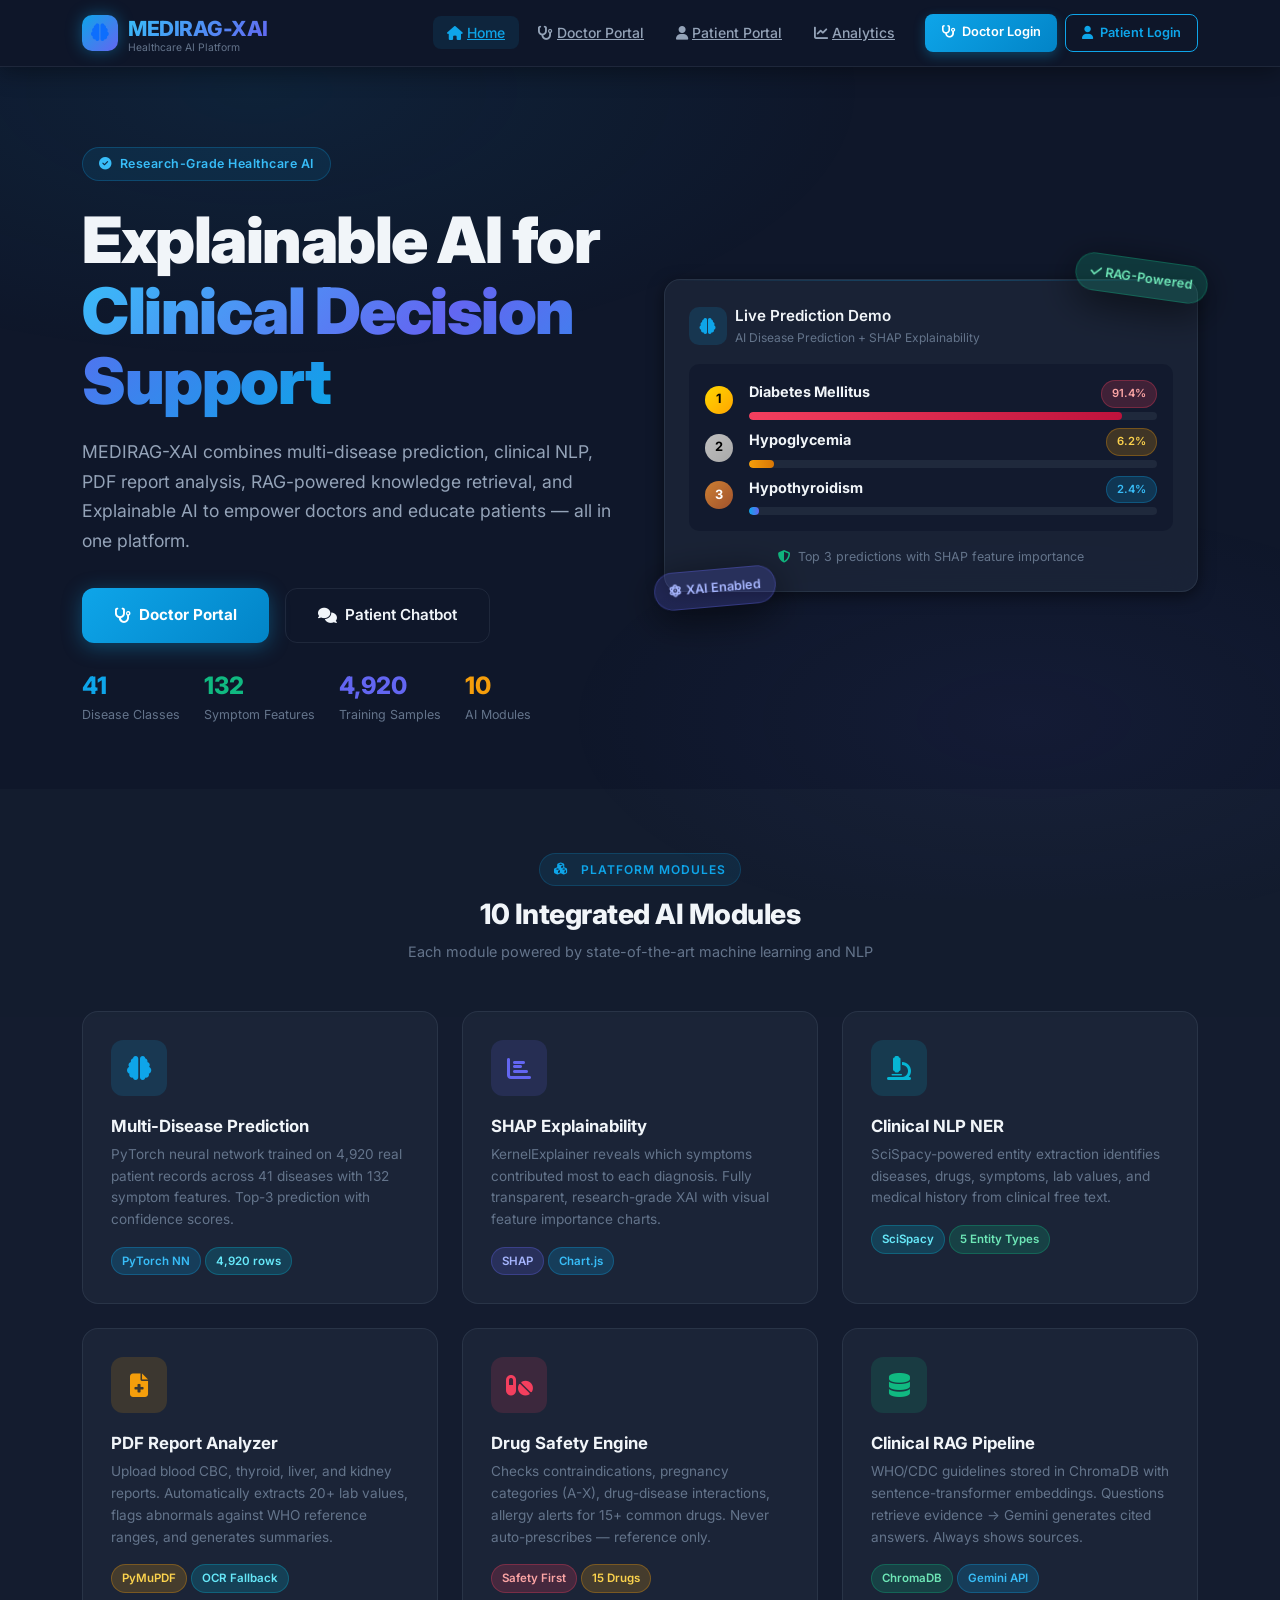
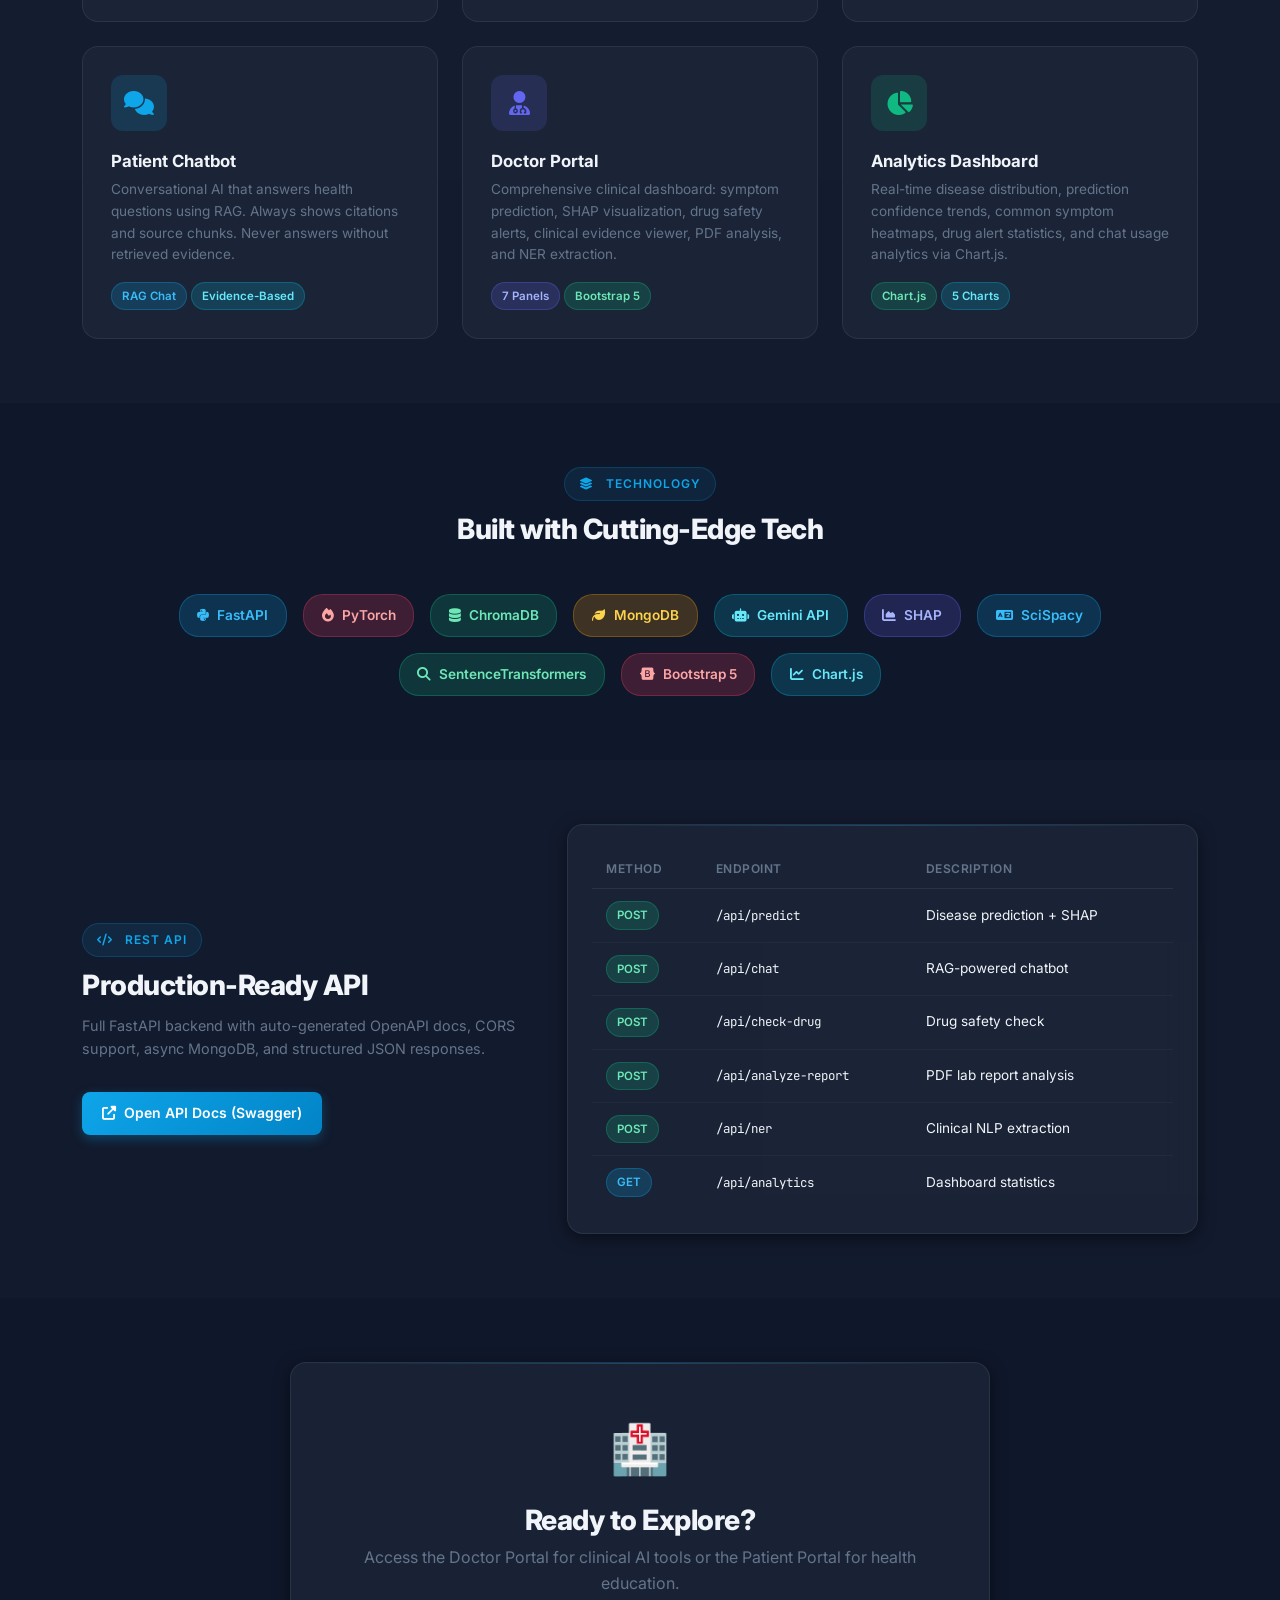
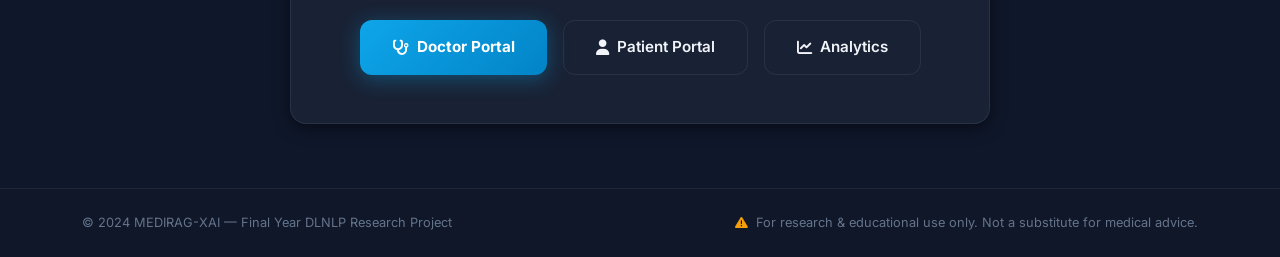
<file: frontend/index.html>
<!DOCTYPE html>
<html lang="en">
<head>
  <meta charset="UTF-8"/>
  <meta name="viewport" content="width=device-width, initial-scale=1.0"/>
  <meta name="description" content="MEDIRAG-XAI — Explainable AI-powered Clinical Decision Support & Patient Education Platform using RAG, NLP, and Deep Learning"/>
  <title>MEDIRAG-XAI | Healthcare AI Platform</title>
  <link href="vendor/bootstrap.min.css" rel="stylesheet"/>
  <link href="vendor/font-awesome.min.css" rel="stylesheet"/>
  <link href="css/style.css" rel="stylesheet"/>
</head>
<body>

<!-- ── Navigation ──────────────────────────────────────────────────── -->
<nav class="navbar navbar-expand-lg navbar-medirag">
  <div class="container">
    <a class="navbar-brand-logo" href="index.html">
      <div class="brand-icon"><i class="fas fa-brain"></i></div>
      <div>
        <span class="brand-text">MEDIRAG-XAI</span>
        <span class="brand-sub">Healthcare AI Platform</span>
      </div>
    </a>
    <button class="navbar-toggler border-0" type="button" data-bs-toggle="collapse" data-bs-target="#navMenu">
      <span style="color:var(--primary)"><i class="fas fa-bars"></i></span>
    </button>
    <div class="collapse navbar-collapse" id="navMenu">
      <ul class="navbar-nav ms-auto gap-1">
        <li class="nav-item"><a class="nav-link-custom active" href="index.html"><i class="fas fa-home me-1"></i>Home</a></li>
        <li class="nav-item"><a class="nav-link-custom" href="doctor-login.html"><i class="fas fa-stethoscope me-1"></i>Doctor Portal</a></li>
        <li class="nav-item"><a class="nav-link-custom" href="patient-login.html"><i class="fas fa-user me-1"></i>Patient Portal</a></li>
        <li class="nav-item"><a class="nav-link-custom" href="analytics.html"><i class="fas fa-chart-line me-1"></i>Analytics</a></li>
      </ul>
      <div class="ms-3 d-flex gap-2 mt-2 mt-lg-0">
        <a href="doctor-login.html" class="btn-primary-custom" style="text-decoration:none; font-size:0.8rem; padding:0.5rem 1rem;">
          <i class="fas fa-stethoscope me-1"></i> Doctor Login
        </a>
        <a href="patient-login.html" class="btn-outline-custom" style="text-decoration:none; font-size:0.8rem; padding:0.5rem 1rem;">
          <i class="fas fa-user me-1"></i> Patient Login
        </a>
      </div>
    </div>
  </div>
</nav>

<!-- ── Hero ─────────────────────────────────────────────────────────── -->
<section class="hero-section">
  <div class="container">
    <div class="row align-items-center g-5">
      <div class="col-lg-6">
        <div class="hero-badge">
          <i class="fas fa-circle-check"></i> Research-Grade Healthcare AI
        </div>
        <h1 class="hero-title">
          Explainable AI for<br>
          <span class="gradient-text">Clinical Decision Support</span>
        </h1>
        <p class="hero-description">
          MEDIRAG-XAI combines multi-disease prediction, clinical NLP, PDF report analysis,
          RAG-powered knowledge retrieval, and Explainable AI to empower doctors and educate patients —
          all in one platform.
        </p>
        <div class="hero-actions">
          <a href="doctor-login.html" class="btn-hero-primary">
            <i class="fas fa-stethoscope"></i> Doctor Portal
          </a>
          <a href="patient-login.html" class="btn-hero-outline">
            <i class="fas fa-comments"></i> Patient Chatbot
          </a>
        </div>
        <div class="mt-4 d-flex gap-4 flex-wrap">
          <div>
            <div style="font-size:1.5rem;font-weight:800;color:var(--primary)">41</div>
            <div style="font-size:0.78rem;color:var(--text-muted)">Disease Classes</div>
          </div>
          <div>
            <div style="font-size:1.5rem;font-weight:800;color:var(--success)">132</div>
            <div style="font-size:0.78rem;color:var(--text-muted)">Symptom Features</div>
          </div>
          <div>
            <div style="font-size:1.5rem;font-weight:800;color:var(--accent)">4,920</div>
            <div style="font-size:0.78rem;color:var(--text-muted)">Training Samples</div>
          </div>
          <div>
            <div style="font-size:1.5rem;font-weight:800;color:var(--warning)">10</div>
            <div style="font-size:0.78rem;color:var(--text-muted)">AI Modules</div>
          </div>
        </div>
      </div>
      <div class="col-lg-6">
        <div class="position-relative">
          <div class="card-glass p-4">
            <div class="d-flex align-items-center gap-2 mb-3">
              <div class="card-icon card-icon-blue"><i class="fas fa-brain"></i></div>
              <div>
                <div class="card-title-glass">Live Prediction Demo</div>
                <div class="card-subtitle-glass">AI Disease Prediction + SHAP Explainability</div>
              </div>
            </div>
            <div class="p-3 mb-3" style="background:rgba(15,23,42,0.6);border-radius:10px;">
              <div class="d-flex align-items-center gap-3 mb-2">
                <div class="prediction-rank rank-1">1</div>
                <div class="flex-grow-1">
                  <div class="d-flex justify-content-between mb-1">
                    <strong style="font-size:0.9rem">Diabetes Mellitus</strong>
                    <span class="badge-pill badge-danger" style="font-size:0.7rem">91.4%</span>
                  </div>
                  <div class="progress-glass"><div class="progress-fill progress-red" style="width:91.4%"></div></div>
                </div>
              </div>
              <div class="d-flex align-items-center gap-3 mb-2">
                <div class="prediction-rank rank-2">2</div>
                <div class="flex-grow-1">
                  <div class="d-flex justify-content-between mb-1">
                    <strong style="font-size:0.9rem">Hypoglycemia</strong>
                    <span class="badge-pill badge-warning" style="font-size:0.7rem">6.2%</span>
                  </div>
                  <div class="progress-glass"><div class="progress-fill progress-amber" style="width:6.2%"></div></div>
                </div>
              </div>
              <div class="d-flex align-items-center gap-3">
                <div class="prediction-rank rank-3">3</div>
                <div class="flex-grow-1">
                  <div class="d-flex justify-content-between mb-1">
                    <strong style="font-size:0.9rem">Hypothyroidism</strong>
                    <span class="badge-pill badge-primary" style="font-size:0.7rem">2.4%</span>
                  </div>
                  <div class="progress-glass"><div class="progress-fill progress-blue" style="width:2.4%"></div></div>
                </div>
              </div>
            </div>
            <div style="font-size:0.78rem;color:var(--text-muted);text-align:center;">
              <i class="fas fa-shield-alt me-1" style="color:var(--success)"></i>
              Top 3 predictions with SHAP feature importance
            </div>
          </div>
          <!-- Floating badges -->
          <div class="position-absolute" style="top:-20px;right:-10px;transform:rotate(8deg)">
            <div class="badge-pill badge-success" style="padding:0.5rem 0.875rem;font-size:0.8rem;box-shadow:var(--shadow-lg)">
              <i class="fas fa-check me-1"></i> RAG-Powered
            </div>
          </div>
          <div class="position-absolute" style="bottom:-15px;left:-10px;transform:rotate(-5deg)">
            <div class="badge-pill badge-purple" style="padding:0.5rem 0.875rem;font-size:0.8rem;box-shadow:var(--shadow-lg)">
              <i class="fas fa-atom me-1"></i> XAI Enabled
            </div>
          </div>
        </div>
      </div>
    </div>
  </div>
</section>

<!-- ── Features ──────────────────────────────────────────────────────── -->
<section style="padding:4rem 0; background:rgba(30,41,59,0.3);">
  <div class="container">
    <div class="text-center mb-5 section-header">
      <div class="section-badge"><i class="fas fa-cubes me-1"></i> Platform Modules</div>
      <h2 class="section-title">10 Integrated AI Modules</h2>
      <p class="section-subtitle">Each module powered by state-of-the-art machine learning and NLP</p>
    </div>
    <div class="row g-4">
      <!-- Module Cards -->
      <div class="col-md-6 col-lg-4">
        <div class="feature-card fade-in">
          <div class="feature-icon card-icon-blue"><i class="fas fa-brain"></i></div>
          <h3 class="feature-title">Multi-Disease Prediction</h3>
          <p class="feature-desc">PyTorch neural network trained on 4,920 real patient records across 41 diseases with 132 symptom features. Top-3 prediction with confidence scores.</p>
          <div class="mt-3"><span class="badge-pill badge-primary">PyTorch NN</span> <span class="badge-pill badge-cyan">4,920 rows</span></div>
        </div>
      </div>
      <div class="col-md-6 col-lg-4">
        <div class="feature-card fade-in">
          <div class="feature-icon card-icon-purple"><i class="fas fa-chart-bar"></i></div>
          <h3 class="feature-title">SHAP Explainability</h3>
          <p class="feature-desc">KernelExplainer reveals which symptoms contributed most to each diagnosis. Fully transparent, research-grade XAI with visual feature importance charts.</p>
          <div class="mt-3"><span class="badge-pill badge-purple">SHAP</span> <span class="badge-pill badge-primary">Chart.js</span></div>
        </div>
      </div>
      <div class="col-md-6 col-lg-4">
        <div class="feature-card fade-in">
          <div class="feature-icon card-icon-cyan"><i class="fas fa-microscope"></i></div>
          <h3 class="feature-title">Clinical NLP NER</h3>
          <p class="feature-desc">SciSpacy-powered entity extraction identifies diseases, drugs, symptoms, lab values, and medical history from clinical free text.</p>
          <div class="mt-3"><span class="badge-pill badge-cyan">SciSpacy</span> <span class="badge-pill badge-success">5 Entity Types</span></div>
        </div>
      </div>
      <div class="col-md-6 col-lg-4">
        <div class="feature-card fade-in">
          <div class="feature-icon card-icon-amber"><i class="fas fa-file-medical"></i></div>
          <h3 class="feature-title">PDF Report Analyzer</h3>
          <p class="feature-desc">Upload blood CBC, thyroid, liver, and kidney reports. Automatically extracts 20+ lab values, flags abnormals against WHO reference ranges, and generates summaries.</p>
          <div class="mt-3"><span class="badge-pill badge-warning">PyMuPDF</span> <span class="badge-pill badge-cyan">OCR Fallback</span></div>
        </div>
      </div>
      <div class="col-md-6 col-lg-4">
        <div class="feature-card fade-in">
          <div class="feature-icon card-icon-red"><i class="fas fa-pills"></i></div>
          <h3 class="feature-title">Drug Safety Engine</h3>
          <p class="feature-desc">Checks contraindications, pregnancy categories (A-X), drug-disease interactions, allergy alerts for 15+ common drugs. Never auto-prescribes — reference only.</p>
          <div class="mt-3"><span class="badge-pill badge-danger">Safety First</span> <span class="badge-pill badge-warning">15 Drugs</span></div>
        </div>
      </div>
      <div class="col-md-6 col-lg-4">
        <div class="feature-card fade-in">
          <div class="feature-icon card-icon-green"><i class="fas fa-database"></i></div>
          <h3 class="feature-title">Clinical RAG Pipeline</h3>
          <p class="feature-desc">WHO/CDC guidelines stored in ChromaDB with sentence-transformer embeddings. Questions retrieve evidence → Gemini generates cited answers. Always shows sources.</p>
          <div class="mt-3"><span class="badge-pill badge-success">ChromaDB</span> <span class="badge-pill badge-primary">Gemini API</span></div>
        </div>
      </div>
      <div class="col-md-6 col-lg-4">
        <div class="feature-card fade-in">
          <div class="feature-icon card-icon-blue"><i class="fas fa-comments"></i></div>
          <h3 class="feature-title">Patient Chatbot</h3>
          <p class="feature-desc">Conversational AI that answers health questions using RAG. Always shows citations and source chunks. Never answers without retrieved evidence.</p>
          <div class="mt-3"><span class="badge-pill badge-primary">RAG Chat</span> <span class="badge-pill badge-cyan">Evidence-Based</span></div>
        </div>
      </div>
      <div class="col-md-6 col-lg-4">
        <div class="feature-card fade-in">
          <div class="feature-icon card-icon-purple"><i class="fas fa-user-md"></i></div>
          <h3 class="feature-title">Doctor Portal</h3>
          <p class="feature-desc">Comprehensive clinical dashboard: symptom prediction, SHAP visualization, drug safety alerts, clinical evidence viewer, PDF analysis, and NER extraction.</p>
          <div class="mt-3"><span class="badge-pill badge-purple">7 Panels</span> <span class="badge-pill badge-success">Bootstrap 5</span></div>
        </div>
      </div>
      <div class="col-md-6 col-lg-4">
        <div class="feature-card fade-in">
          <div class="feature-icon card-icon-green"><i class="fas fa-chart-pie"></i></div>
          <h3 class="feature-title">Analytics Dashboard</h3>
          <p class="feature-desc">Real-time disease distribution, prediction confidence trends, common symptom heatmaps, drug alert statistics, and chat usage analytics via Chart.js.</p>
          <div class="mt-3"><span class="badge-pill badge-success">Chart.js</span> <span class="badge-pill badge-cyan">5 Charts</span></div>
        </div>
      </div>
    </div>
  </div>
</section>

<!-- ── Tech Stack ─────────────────────────────────────────────────────── -->
<section style="padding:4rem 0;">
  <div class="container">
    <div class="text-center mb-5">
      <div class="section-badge"><i class="fas fa-layer-group me-1"></i>Technology</div>
      <h2 class="section-title">Built with Cutting-Edge Tech</h2>
    </div>
    <div class="row g-3 justify-content-center">
      <div class="col-auto"><div class="badge-pill badge-primary" style="padding:0.6rem 1.1rem;font-size:0.85rem"><i class="fab fa-python me-2"></i>FastAPI</div></div>
      <div class="col-auto"><div class="badge-pill badge-danger" style="padding:0.6rem 1.1rem;font-size:0.85rem"><i class="fas fa-fire me-2"></i>PyTorch</div></div>
      <div class="col-auto"><div class="badge-pill badge-success" style="padding:0.6rem 1.1rem;font-size:0.85rem"><i class="fas fa-database me-2"></i>ChromaDB</div></div>
      <div class="col-auto"><div class="badge-pill badge-warning" style="padding:0.6rem 1.1rem;font-size:0.85rem"><i class="fas fa-leaf me-2"></i>MongoDB</div></div>
      <div class="col-auto"><div class="badge-pill badge-cyan" style="padding:0.6rem 1.1rem;font-size:0.85rem"><i class="fas fa-robot me-2"></i>Gemini API</div></div>
      <div class="col-auto"><div class="badge-pill badge-purple" style="padding:0.6rem 1.1rem;font-size:0.85rem"><i class="fas fa-chart-area me-2"></i>SHAP</div></div>
      <div class="col-auto"><div class="badge-pill badge-primary" style="padding:0.6rem 1.1rem;font-size:0.85rem"><i class="fas fa-language me-2"></i>SciSpacy</div></div>
      <div class="col-auto"><div class="badge-pill badge-success" style="padding:0.6rem 1.1rem;font-size:0.85rem"><i class="fas fa-search me-2"></i>SentenceTransformers</div></div>
      <div class="col-auto"><div class="badge-pill badge-danger" style="padding:0.6rem 1.1rem;font-size:0.85rem"><i class="fab fa-bootstrap me-2"></i>Bootstrap 5</div></div>
      <div class="col-auto"><div class="badge-pill badge-cyan" style="padding:0.6rem 1.1rem;font-size:0.85rem"><i class="fas fa-chart-line me-2"></i>Chart.js</div></div>
    </div>
  </div>
</section>

<!-- ── API Reference ────────────────────────────────────────────────── -->
<section style="padding:4rem 0; background:rgba(30,41,59,0.2);">
  <div class="container">
    <div class="row align-items-center g-5">
      <div class="col-lg-5">
        <div class="section-badge"><i class="fas fa-code me-1"></i> REST API</div>
        <h2 class="section-title">Production-Ready API</h2>
        <p style="color:var(--text-muted);font-size:0.9rem;margin-top:0.75rem;">
          Full FastAPI backend with auto-generated OpenAPI docs, CORS support, async MongoDB, and structured JSON responses.
        </p>
        <a href="/docs" target="_blank" class="btn-primary-custom mt-3 d-inline-flex align-items-center gap-2" style="text-decoration:none">
          <i class="fas fa-external-link-alt"></i> Open API Docs (Swagger)
        </a>
      </div>
      <div class="col-lg-7">
        <div class="card-glass p-4">
          <table class="lab-table">
            <thead><tr><th>Method</th><th>Endpoint</th><th>Description</th></tr></thead>
            <tbody>
              <tr><td><span class="badge-pill badge-success">POST</span></td><td style="font-family:var(--font-mono);font-size:0.78rem">/api/predict</td><td>Disease prediction + SHAP</td></tr>
              <tr><td><span class="badge-pill badge-success">POST</span></td><td style="font-family:var(--font-mono);font-size:0.78rem">/api/chat</td><td>RAG-powered chatbot</td></tr>
              <tr><td><span class="badge-pill badge-success">POST</span></td><td style="font-family:var(--font-mono);font-size:0.78rem">/api/check-drug</td><td>Drug safety check</td></tr>
              <tr><td><span class="badge-pill badge-success">POST</span></td><td style="font-family:var(--font-mono);font-size:0.78rem">/api/analyze-report</td><td>PDF lab report analysis</td></tr>
              <tr><td><span class="badge-pill badge-success">POST</span></td><td style="font-family:var(--font-mono);font-size:0.78rem">/api/ner</td><td>Clinical NLP extraction</td></tr>
              <tr><td><span class="badge-pill badge-primary">GET</span></td><td style="font-family:var(--font-mono);font-size:0.78rem">/api/analytics</td><td>Dashboard statistics</td></tr>
            </tbody>
          </table>
        </div>
      </div>
    </div>
  </div>
</section>

<!-- ── CTA ───────────────────────────────────────────────────────────── -->
<section style="padding:4rem 0;">
  <div class="container text-center">
    <div class="card-glass p-5" style="max-width:700px;margin:0 auto;">
      <div style="font-size:3rem;margin-bottom:1rem">🏥</div>
      <h2 class="section-title mb-2">Ready to Explore?</h2>
      <p style="color:var(--text-muted);margin-bottom:1.5rem">Access the Doctor Portal for clinical AI tools or the Patient Portal for health education.</p>
      <div class="d-flex gap-3 justify-content-center flex-wrap">
        <a href="doctor-login.html" class="btn-hero-primary" style="text-decoration:none">
          <i class="fas fa-stethoscope"></i> Doctor Portal
        </a>
        <a href="patient-login.html" class="btn-hero-outline" style="text-decoration:none">
          <i class="fas fa-user"></i> Patient Portal
        </a>
        <a href="analytics.html" class="btn-hero-outline" style="text-decoration:none">
          <i class="fas fa-chart-line"></i> Analytics
        </a>
      </div>
    </div>
  </div>
</section>

<!-- ── Footer ─────────────────────────────────────────────────────────── -->
<footer class="footer-glass">
  <div class="container">
    <div class="row align-items-center">
      <div class="col-md-6">
        <span style="color:var(--text-muted)">© 2024 MEDIRAG-XAI — Final Year DLNLP Research Project</span>
      </div>
      <div class="col-md-6 text-md-end mt-2 mt-md-0">
        <span style="color:var(--text-muted)">
          <i class="fas fa-exclamation-triangle me-1" style="color:var(--warning)"></i>
          For research & educational use only. Not a substitute for medical advice.
        </span>
      </div>
    </div>
  </div>
</footer>

<div class="toast-container-custom" id="toastContainer"></div>

<script src="vendor/bootstrap.bundle.min.js"></script>
<script src="js/config.js"></script>
<script src="js/app.js"></script>
</body>
</html>
</file>
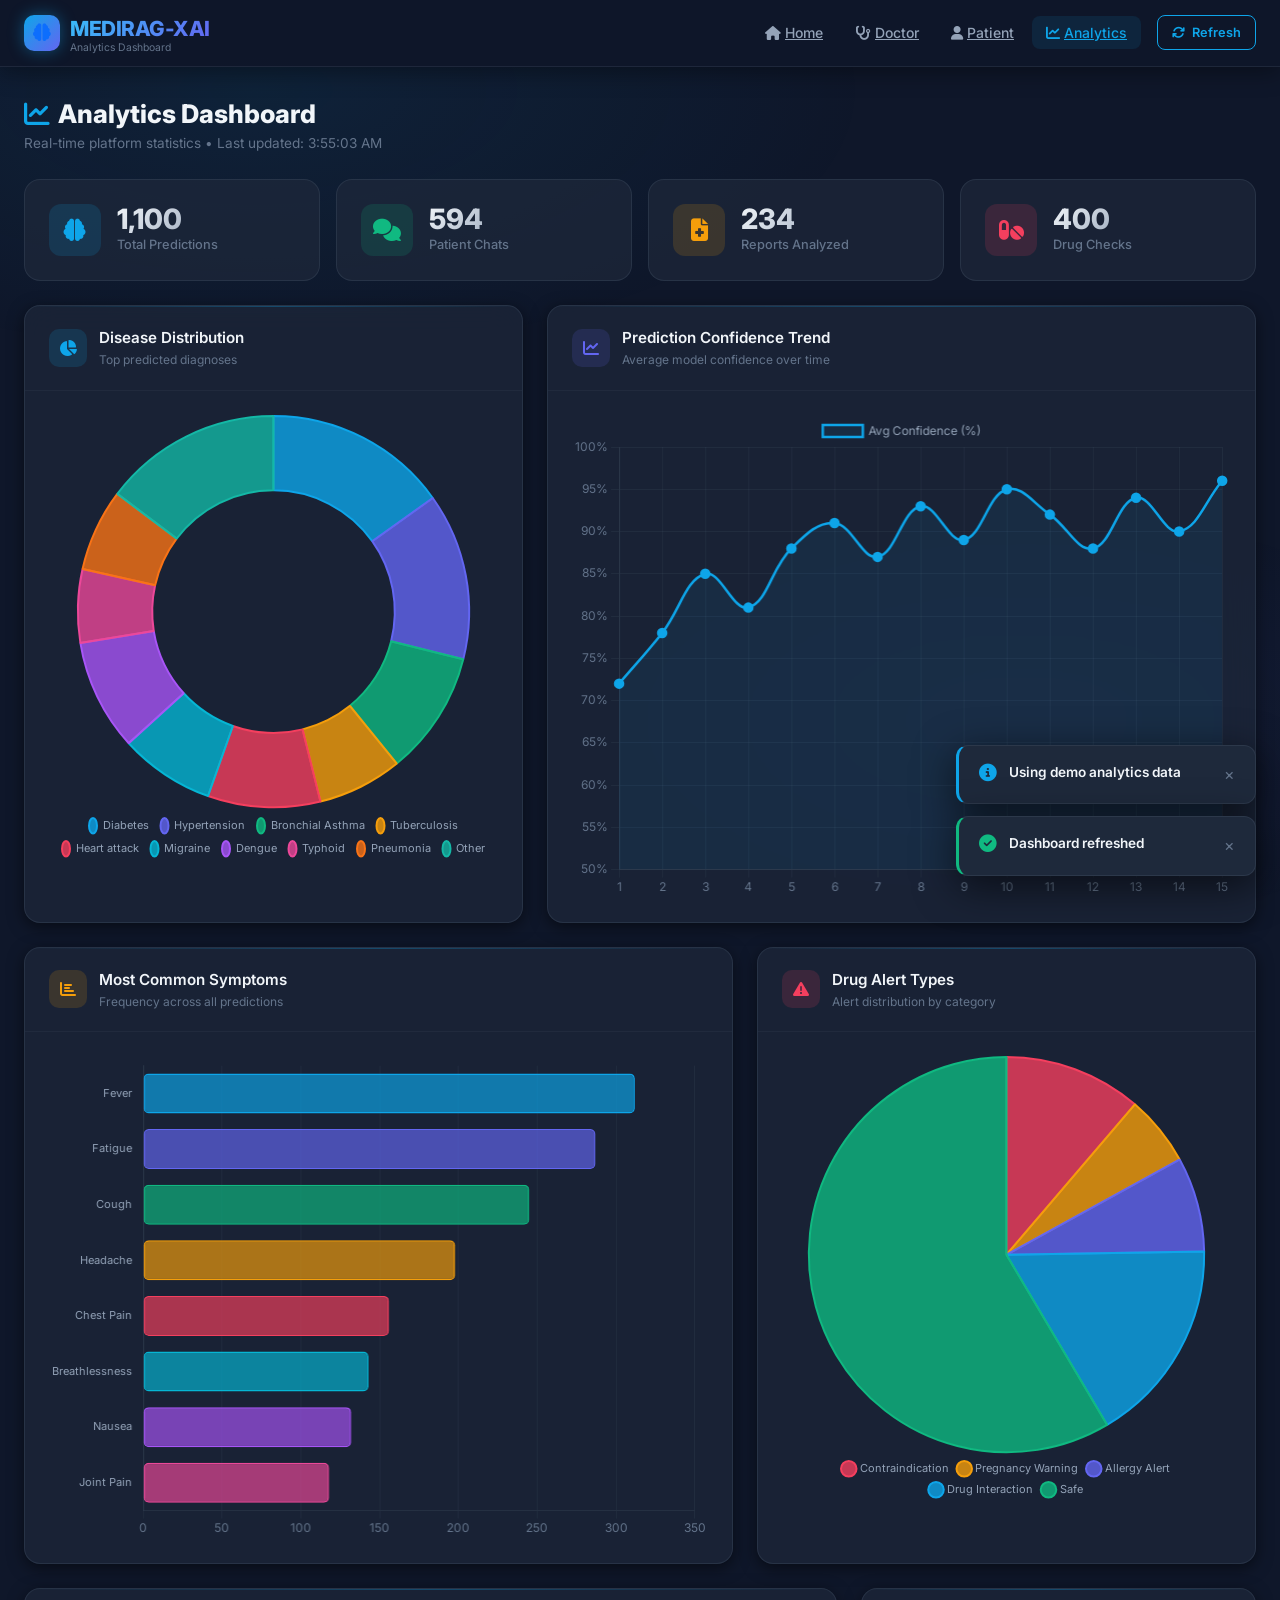
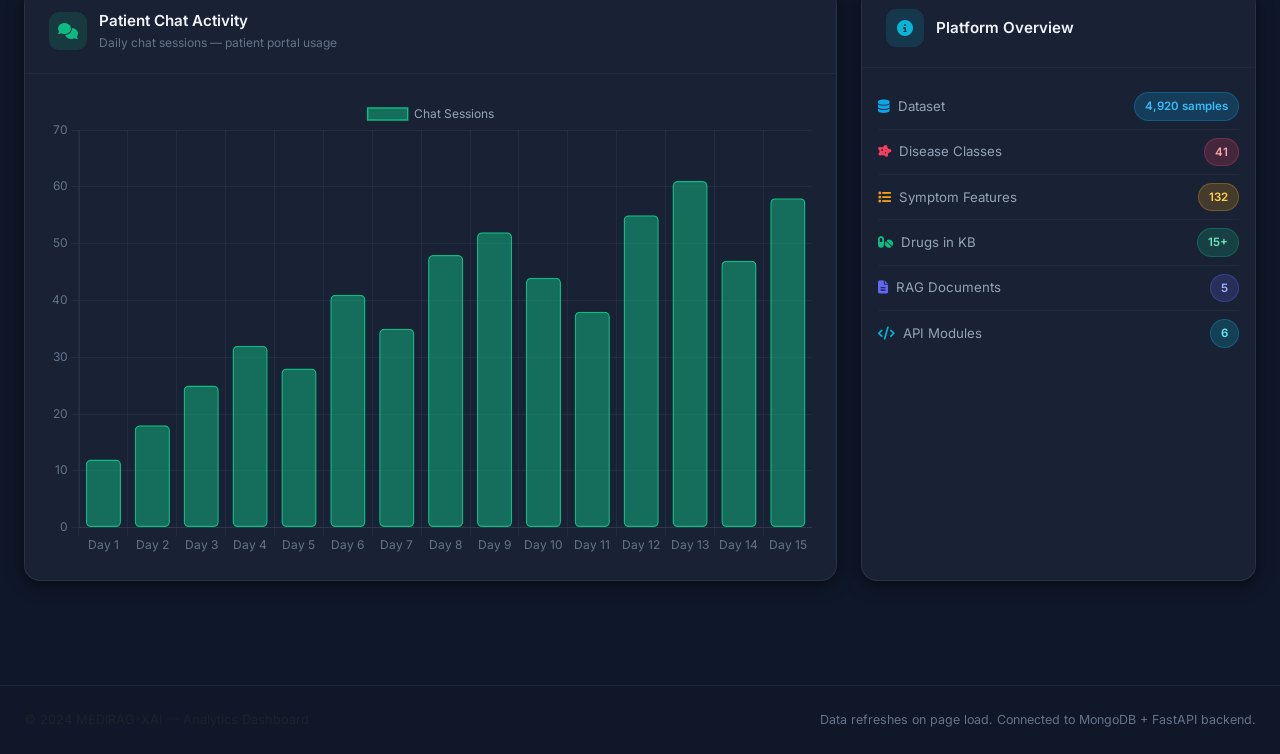
<file: frontend/analytics.html>
<!DOCTYPE html>
<html lang="en">
<head>
  <meta charset="UTF-8"/>
  <meta name="viewport" content="width=device-width, initial-scale=1.0"/>
  <meta name="description" content="MEDIRAG-XAI Analytics Dashboard — Disease distribution, prediction confidence, symptom frequency, drug alerts, and usage statistics"/>
  <title>MEDIRAG-XAI | Analytics Dashboard</title>
  <link href="vendor/bootstrap.min.css" rel="stylesheet"/>
  <link href="vendor/font-awesome.min.css" rel="stylesheet"/>
  <link href="css/style.css" rel="stylesheet"/>
  <script src="vendor/chart.min.js"></script>
</head>
<body>

<!-- ── Navigation ──────────────────────────────────────────────────── -->
<nav class="navbar navbar-expand-lg navbar-medirag">
  <div class="container-fluid px-4">
    <a class="navbar-brand-logo" href="index.html">
      <div class="brand-icon"><i class="fas fa-brain"></i></div>
      <div>
        <span class="brand-text">MEDIRAG-XAI</span>
        <span class="brand-sub">Analytics Dashboard</span>
      </div>
    </a>
    <button class="navbar-toggler border-0" type="button" data-bs-toggle="collapse" data-bs-target="#navMenu">
      <span style="color:var(--primary)"><i class="fas fa-bars"></i></span>
    </button>
    <div class="collapse navbar-collapse" id="navMenu">
      <ul class="navbar-nav ms-auto gap-1">
        <li class="nav-item"><a class="nav-link-custom" href="index.html"><i class="fas fa-home me-1"></i>Home</a></li>
        <li class="nav-item"><a class="nav-link-custom" href="doctor.html"><i class="fas fa-stethoscope me-1"></i>Doctor</a></li>
        <li class="nav-item"><a class="nav-link-custom" href="patient.html"><i class="fas fa-user me-1"></i>Patient</a></li>
        <li class="nav-item"><a class="nav-link-custom active" href="analytics.html"><i class="fas fa-chart-line me-1"></i>Analytics</a></li>
      </ul>
      <div class="ms-3 mt-2 mt-lg-0">
        <button class="btn-outline-custom" onclick="refreshData()" style="font-size:0.8rem;padding:0.4rem 0.875rem">
          <i class="fas fa-sync me-1"></i> Refresh
        </button>
      </div>
    </div>
  </div>
</nav>

<div class="page-wrapper">
<div class="container-fluid px-4">

  <!-- Header -->
  <div class="row mb-4">
    <div class="col-12">
      <h1 style="font-size:1.6rem;font-weight:800;margin-bottom:0.25rem">
        <i class="fas fa-chart-line me-2" style="color:var(--primary)"></i>Analytics Dashboard
      </h1>
      <p style="color:var(--text-muted);font-size:0.85rem;margin:0">
        Real-time platform statistics • Last updated: <span id="lastUpdated">—</span>
      </p>
    </div>
  </div>

  <!-- ── KPI Stats ──────────────────────────────────────────────── -->
  <div class="row g-3 mb-4" id="kpiRow">
    <div class="col-6 col-lg-3">
      <div class="stat-card">
        <div class="stat-icon" style="background:rgba(14,165,233,0.15)">
          <i class="fas fa-brain" style="color:var(--primary)"></i>
        </div>
        <div>
          <div class="stat-value" id="kpiPredictions">—</div>
          <div class="stat-label">Total Predictions</div>
        </div>
      </div>
    </div>
    <div class="col-6 col-lg-3">
      <div class="stat-card">
        <div class="stat-icon" style="background:rgba(16,185,129,0.15)">
          <i class="fas fa-comments" style="color:var(--success)"></i>
        </div>
        <div>
          <div class="stat-value" id="kpiChats">—</div>
          <div class="stat-label">Patient Chats</div>
        </div>
      </div>
    </div>
    <div class="col-6 col-lg-3">
      <div class="stat-card">
        <div class="stat-icon" style="background:rgba(245,158,11,0.15)">
          <i class="fas fa-file-medical" style="color:var(--warning)"></i>
        </div>
        <div>
          <div class="stat-value" id="kpiReports">—</div>
          <div class="stat-label">Reports Analyzed</div>
        </div>
      </div>
    </div>
    <div class="col-6 col-lg-3">
      <div class="stat-card">
        <div class="stat-icon" style="background:rgba(244,63,94,0.15)">
          <i class="fas fa-pills" style="color:var(--danger)"></i>
        </div>
        <div>
          <div class="stat-value" id="kpiDrugChecks">—</div>
          <div class="stat-label">Drug Checks</div>
        </div>
      </div>
    </div>
  </div>

  <!-- ── Charts Row 1 ───────────────────────────────────────────── -->
  <div class="row g-4 mb-4">
    <!-- Disease Distribution -->
    <div class="col-lg-5">
      <div class="card-glass" style="height:100%">
        <div class="card-header-glass">
          <div class="card-icon card-icon-blue"><i class="fas fa-chart-pie"></i></div>
          <div>
            <div class="card-title-glass">Disease Distribution</div>
            <div class="card-subtitle-glass">Top predicted diagnoses</div>
          </div>
        </div>
        <div class="p-4">
          <canvas id="diseaseChart" height="280"></canvas>
        </div>
      </div>
    </div>

    <!-- Prediction Confidence Trend -->
    <div class="col-lg-7">
      <div class="card-glass" style="height:100%">
        <div class="card-header-glass">
          <div class="card-icon card-icon-purple"><i class="fas fa-chart-line"></i></div>
          <div>
            <div class="card-title-glass">Prediction Confidence Trend</div>
            <div class="card-subtitle-glass">Average model confidence over time</div>
          </div>
        </div>
        <div class="p-4">
          <canvas id="confidenceChart" height="220"></canvas>
        </div>
      </div>
    </div>
  </div>

  <!-- ── Charts Row 2 ───────────────────────────────────────────── -->
  <div class="row g-4 mb-4">
    <!-- Common Symptoms -->
    <div class="col-lg-7">
      <div class="card-glass" style="height:100%">
        <div class="card-header-glass">
          <div class="card-icon card-icon-amber"><i class="fas fa-chart-bar"></i></div>
          <div>
            <div class="card-title-glass">Most Common Symptoms</div>
            <div class="card-subtitle-glass">Frequency across all predictions</div>
          </div>
        </div>
        <div class="p-4">
          <canvas id="symptomChart" height="220"></canvas>
        </div>
      </div>
    </div>

    <!-- Drug Alert Breakdown -->
    <div class="col-lg-5">
      <div class="card-glass" style="height:100%">
        <div class="card-header-glass">
          <div class="card-icon card-icon-red"><i class="fas fa-exclamation-triangle"></i></div>
          <div>
            <div class="card-title-glass">Drug Alert Types</div>
            <div class="card-subtitle-glass">Alert distribution by category</div>
          </div>
        </div>
        <div class="p-4">
          <canvas id="drugAlertChart" height="260"></canvas>
        </div>
      </div>
    </div>
  </div>

  <!-- ── Charts Row 3 ───────────────────────────────────────────── -->
  <div class="row g-4 mb-4">
    <!-- Chat Usage -->
    <div class="col-lg-8">
      <div class="card-glass">
        <div class="card-header-glass">
          <div class="card-icon card-icon-green"><i class="fas fa-comments"></i></div>
          <div>
            <div class="card-title-glass">Patient Chat Activity</div>
            <div class="card-subtitle-glass">Daily chat sessions — patient portal usage</div>
          </div>
        </div>
        <div class="p-4">
          <canvas id="chatChart" height="180"></canvas>
        </div>
      </div>
    </div>

    <!-- Quick Stats -->
    <div class="col-lg-4">
      <div class="card-glass" style="height:100%">
        <div class="card-header-glass">
          <div class="card-icon card-icon-cyan"><i class="fas fa-info-circle"></i></div>
          <div class="card-title-glass">Platform Overview</div>
        </div>
        <div class="p-3" id="quickStats">
          <div class="d-flex justify-content-between align-items-center py-2" style="border-bottom:1px solid var(--border-light)">
            <span style="font-size:0.83rem;color:var(--text-secondary)"><i class="fas fa-database me-2" style="color:var(--primary)"></i>Dataset</span>
            <span class="badge-pill badge-primary">4,920 samples</span>
          </div>
          <div class="d-flex justify-content-between align-items-center py-2" style="border-bottom:1px solid var(--border-light)">
            <span style="font-size:0.83rem;color:var(--text-secondary)"><i class="fas fa-disease me-2" style="color:var(--danger)"></i>Disease Classes</span>
            <span class="badge-pill badge-danger">41</span>
          </div>
          <div class="d-flex justify-content-between align-items-center py-2" style="border-bottom:1px solid var(--border-light)">
            <span style="font-size:0.83rem;color:var(--text-secondary)"><i class="fas fa-list me-2" style="color:var(--warning)"></i>Symptom Features</span>
            <span class="badge-pill badge-warning">132</span>
          </div>
          <div class="d-flex justify-content-between align-items-center py-2" style="border-bottom:1px solid var(--border-light)">
            <span style="font-size:0.83rem;color:var(--text-secondary)"><i class="fas fa-pills me-2" style="color:var(--success)"></i>Drugs in KB</span>
            <span class="badge-pill badge-success">15+</span>
          </div>
          <div class="d-flex justify-content-between align-items-center py-2" style="border-bottom:1px solid var(--border-light)">
            <span style="font-size:0.83rem;color:var(--text-secondary)"><i class="fas fa-file-alt me-2" style="color:var(--accent)"></i>RAG Documents</span>
            <span class="badge-pill badge-purple">5</span>
          </div>
          <div class="d-flex justify-content-between align-items-center py-2">
            <span style="font-size:0.83rem;color:var(--text-secondary)"><i class="fas fa-code me-2" style="color:var(--info)"></i>API Modules</span>
            <span class="badge-pill badge-cyan">6</span>
          </div>
        </div>
      </div>
    </div>
  </div>

</div>
</div>

<!-- Footer -->
<footer class="footer-glass mt-5">
  <div class="container-fluid px-4">
    <div class="row align-items-center">
      <div class="col-md-6 text-muted" style="font-size:0.8rem">© 2024 MEDIRAG-XAI — Analytics Dashboard</div>
      <div class="col-md-6 text-md-end" style="font-size:0.78rem;color:var(--text-muted)">
        Data refreshes on page load. Connected to MongoDB + FastAPI backend.
      </div>
    </div>
  </div>
</footer>

<div class="toast-container-custom" id="toastContainer"></div>
<script src="vendor/bootstrap.bundle.min.js"></script>
<script src="js/config.js"></script>
<script src="js/app.js"></script>
<script src="js/analytics.js"></script>
</body>
</html>
</file>
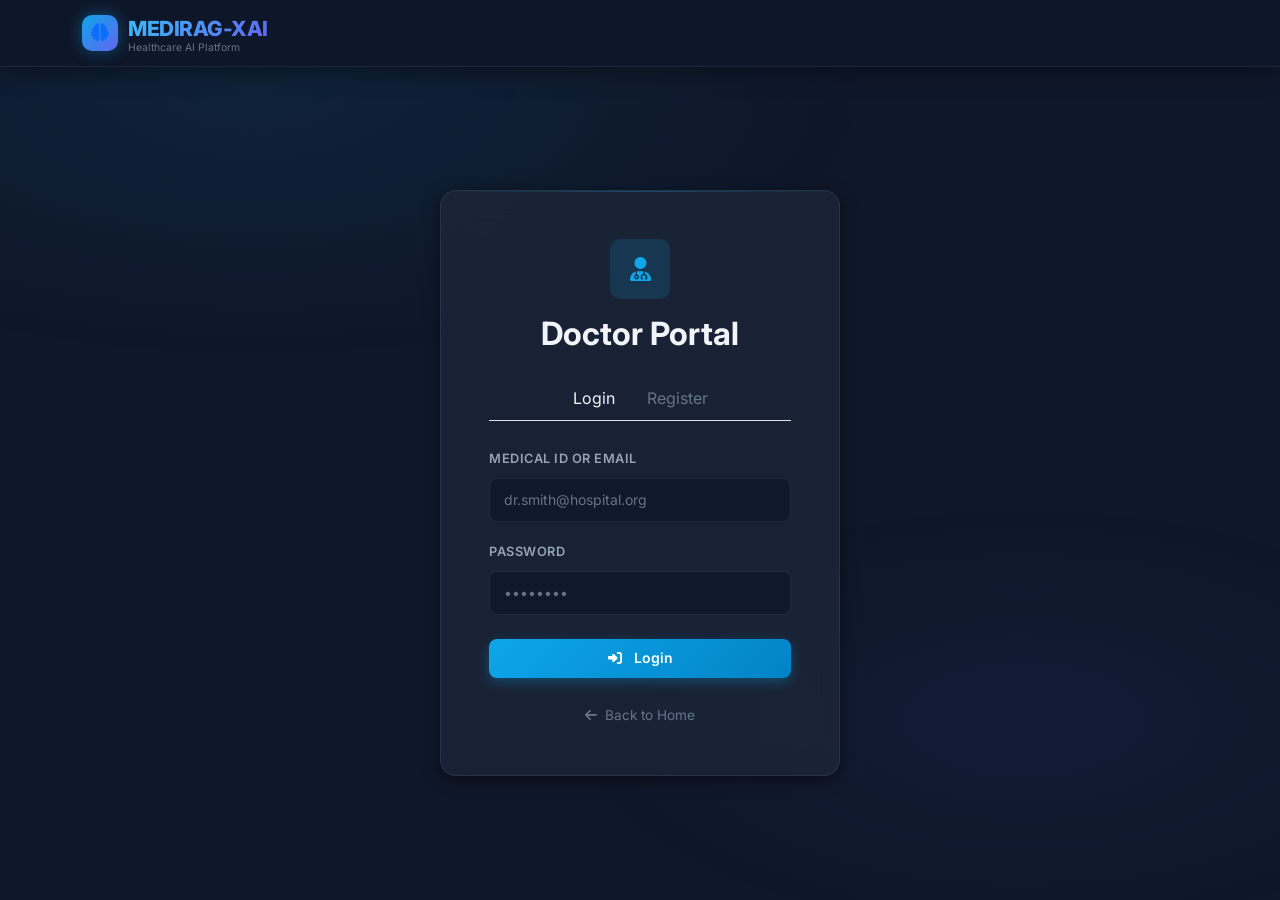
<file: frontend/doctor-login.html>
<!DOCTYPE html>
<html lang="en">
<head>
  <meta charset="UTF-8"/>
  <meta name="viewport" content="width=device-width, initial-scale=1.0"/>
  <title>MEDIRAG-XAI | Doctor Login</title>
  <link href="vendor/bootstrap.min.css" rel="stylesheet"/>
  <link href="vendor/font-awesome.min.css" rel="stylesheet"/>
  <link href="css/style.css" rel="stylesheet"/>
  <style>
    body {
      display: flex;
      flex-direction: column;
      min-height: 100vh;
    }
    .login-container {
      flex: 1;
      display: flex;
      align-items: center;
      justify-content: center;
      padding: 2rem;
    }
    .login-card {
      max-width: 400px;
      width: 100%;
    }
    .nav-tabs .nav-link {
      color: var(--text-muted);
      border: none;
      border-bottom: 2px solid transparent;
    }
    .nav-tabs .nav-link.active {
      background: transparent;
      color: var(--primary-color);
      border-bottom: 2px solid var(--primary-color);
    }
  </style>
</head>
<body>

<nav class="navbar navbar-expand-lg navbar-medirag">
  <div class="container">
    <a class="navbar-brand-logo" href="index.html">
      <div class="brand-icon"><i class="fas fa-brain"></i></div>
      <div>
        <span class="brand-text">MEDIRAG-XAI</span>
        <span class="brand-sub">Healthcare AI Platform</span>
      </div>
    </a>
  </div>
</nav>

<div class="login-container">
  <div class="card-glass login-card p-5">
    <div class="text-center mb-4">
      <div class="card-icon card-icon-blue mx-auto mb-3" style="width:60px;height:60px;font-size:1.5rem;"><i class="fas fa-user-md"></i></div>
      <h2 style="font-weight:700">Doctor Portal</h2>
    </div>

    <!-- Tabs -->
    <ul class="nav nav-tabs mb-4 justify-content-center" id="authTabs" role="tablist">
      <li class="nav-item" role="presentation">
        <button class="nav-link active" id="login-tab" data-bs-toggle="tab" data-bs-target="#login-panel" type="button" role="tab">Login</button>
      </li>
      <li class="nav-item" role="presentation">
        <button class="nav-link" id="register-tab" data-bs-toggle="tab" data-bs-target="#register-panel" type="button" role="tab">Register</button>
      </li>
    </ul>

    <div class="tab-content" id="authTabsContent">
      <!-- Login Form -->
      <div class="tab-pane fade show active" id="login-panel" role="tabpanel">
        <form id="doctorLoginForm">
          <div class="mb-3">
            <label class="form-label-glass">Medical ID or Email</label>
            <input type="text" id="loginIdentifier" class="form-control-glass" style="width:100%" placeholder="dr.smith@hospital.org" required>
          </div>
          <div class="mb-4">
            <label class="form-label-glass">Password</label>
            <input type="password" id="loginPassword" class="form-control-glass" style="width:100%" placeholder="••••••••" required>
          </div>
          <div id="loginError" class="text-danger mb-3" style="display:none;font-size:0.9rem"></div>
          <button type="submit" class="btn-primary-custom w-100 py-2">
            <i class="fas fa-sign-in-alt me-2"></i> Login
          </button>
        </form>
      </div>

      <!-- Register Form -->
      <div class="tab-pane fade" id="register-panel" role="tabpanel">
        <form id="doctorRegisterForm">
          <div class="mb-3">
            <label class="form-label-glass">Full Name</label>
            <input type="text" id="registerName" class="form-control-glass" style="width:100%" placeholder="Dr. John Smith" required>
          </div>
          <div class="mb-3">
            <label class="form-label-glass">Medical ID</label>
            <input type="text" id="registerMedicalId" class="form-control-glass" style="width:100%" placeholder="MED12345" required>
          </div>
          <div class="mb-3">
            <label class="form-label-glass">Email Address</label>
            <input type="email" id="registerEmail" class="form-control-glass" style="width:100%" placeholder="dr.smith@hospital.org" required>
          </div>
          <div class="mb-4">
            <label class="form-label-glass">Password</label>
            <input type="password" id="registerPassword" class="form-control-glass" style="width:100%" placeholder="••••••••" required>
          </div>
          <div id="registerError" class="text-danger mb-3" style="display:none;font-size:0.9rem"></div>
          <div id="registerSuccess" class="text-success mb-3" style="display:none;font-size:0.9rem">Registration successful! Please login.</div>
          <button type="submit" class="btn-primary-custom w-100 py-2">
            <i class="fas fa-user-plus me-2"></i> Register
          </button>
        </form>
      </div>
    </div>

    <div class="text-center mt-4">
      <a href="index.html" style="color:var(--text-muted);font-size:0.85rem;text-decoration:none"><i class="fas fa-arrow-left me-1"></i> Back to Home</a>
    </div>
  </div>
</div>

<script src="vendor/bootstrap.bundle.min.js"></script>
<script src="js/config.js"></script>
<script src="js/app.js"></script>
<script>
  document.getElementById('doctorLoginForm').addEventListener('submit', async (e) => {
    e.preventDefault();
    const identifier = document.getElementById('loginIdentifier').value;
    const password = document.getElementById('loginPassword').value;
    const errorDiv = document.getElementById('loginError');
    errorDiv.style.display = 'none';

    try {
      const data = await api.post('/api/login', { 
        role: 'doctor', 
        medical_id: identifier.includes('@') ? null : identifier,
        email: identifier.includes('@') ? identifier : null,
        password 
      });
      if (data.success) {
        localStorage.setItem('medirag_user', JSON.stringify(data.user));
        window.location.href = 'doctor.html';
      } else {
        errorDiv.textContent = data.detail || 'Login failed';
        errorDiv.style.display = 'block';
      }
    } catch (err) {
      errorDiv.textContent = err.message || 'Server error. Please try again later.';
      errorDiv.style.display = 'block';
    }
  });

  document.getElementById('doctorRegisterForm').addEventListener('submit', async (e) => {
    e.preventDefault();
    const name = document.getElementById('registerName').value;
    const medicalId = document.getElementById('registerMedicalId').value;
    const email = document.getElementById('registerEmail').value;
    const password = document.getElementById('registerPassword').value;
    const errorDiv = document.getElementById('registerError');
    const successDiv = document.getElementById('registerSuccess');
    
    errorDiv.style.display = 'none';
    successDiv.style.display = 'none';

    try {
      const data = await api.post('/api/register', { 
        role: 'doctor', 
        name,
        medical_id: medicalId,
        email,
        password 
      });
      if (data.success) {
        successDiv.style.display = 'block';
        document.getElementById('doctorRegisterForm').reset();
      } else {
        errorDiv.textContent = data.detail || 'Registration failed';
        errorDiv.style.display = 'block';
      }
    } catch (err) {
      errorDiv.textContent = err.message || 'Server error. Please try again later.';
      errorDiv.style.display = 'block';
    }
  });
</script>
</body>
</html>
</file>
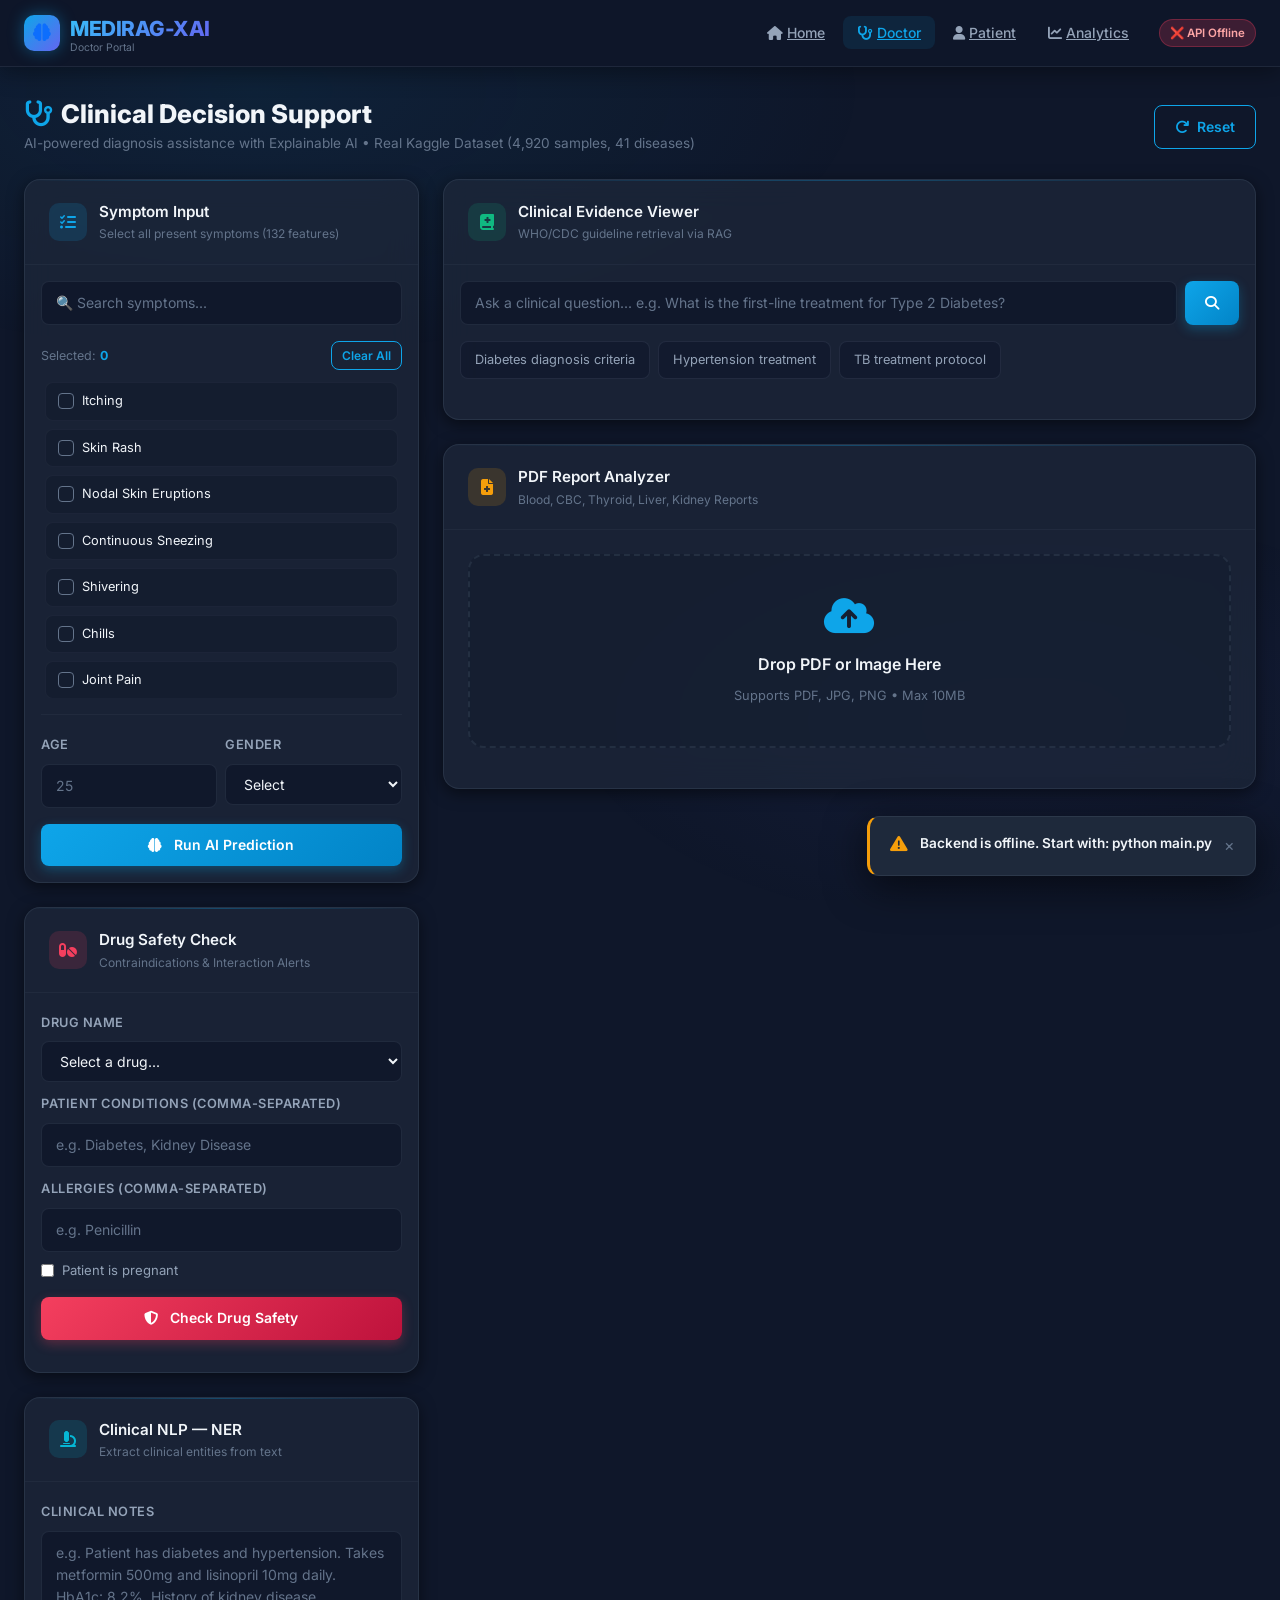
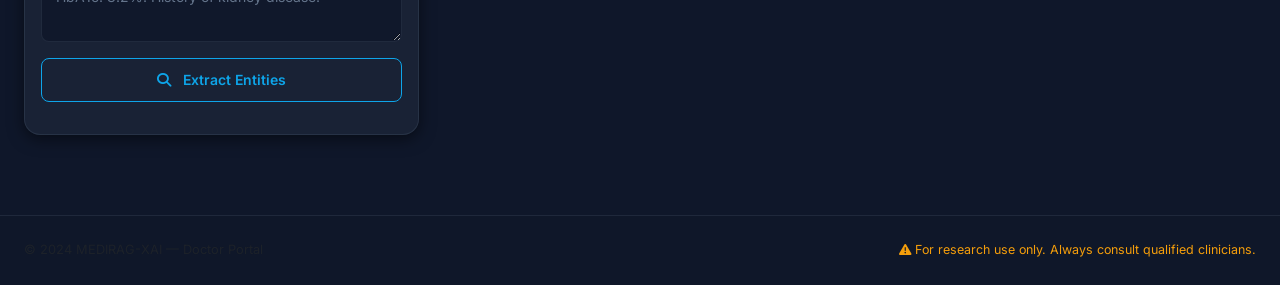
<file: frontend/doctor.html>
<!DOCTYPE html>
<html lang="en">
<head>
  <meta charset="UTF-8"/>
  <meta name="viewport" content="width=device-width, initial-scale=1.0"/>
  <meta name="description" content="MEDIRAG-XAI Doctor Portal — Clinical AI decision support with disease prediction, SHAP explainability, drug safety, and PDF report analysis"/>
  <title>MEDIRAG-XAI | Doctor Portal</title>
  <link href="vendor/bootstrap.min.css" rel="stylesheet"/>
  <link href="vendor/font-awesome.min.css" rel="stylesheet"/>
  <link href="css/style.css" rel="stylesheet"/>
  <script src="vendor/chart.min.js"></script>
</head>
<body>

<!-- ── Navigation ──────────────────────────────────────────────────── -->
<nav class="navbar navbar-expand-lg navbar-medirag">
  <div class="container-fluid px-4">
    <a class="navbar-brand-logo" href="index.html">
      <div class="brand-icon"><i class="fas fa-brain"></i></div>
      <div>
        <span class="brand-text">MEDIRAG-XAI</span>
        <span class="brand-sub">Doctor Portal</span>
      </div>
    </a>
    <button class="navbar-toggler border-0" type="button" data-bs-toggle="collapse" data-bs-target="#navMenu">
      <span style="color:var(--primary)"><i class="fas fa-bars"></i></span>
    </button>
    <div class="collapse navbar-collapse" id="navMenu">
      <ul class="navbar-nav ms-auto gap-1">
        <li class="nav-item"><a class="nav-link-custom" href="index.html"><i class="fas fa-home me-1"></i>Home</a></li>
        <li class="nav-item"><a class="nav-link-custom active" href="doctor.html"><i class="fas fa-stethoscope me-1"></i>Doctor</a></li>
        <li class="nav-item"><a class="nav-link-custom" href="patient.html"><i class="fas fa-user me-1"></i>Patient</a></li>
        <li class="nav-item"><a class="nav-link-custom" href="analytics.html"><i class="fas fa-chart-line me-1"></i>Analytics</a></li>
      </ul>
      <div class="ms-3 mt-2 mt-lg-0">
        <div class="badge-pill badge-success">
          <span id="apiStatus">⚡ Connecting...</span>
        </div>
      </div>
    </div>
  </div>
</nav>

<div class="page-wrapper">
<div class="container-fluid px-4">

  <!-- Header -->
  <div class="row mb-4">
    <div class="col-12">
      <div class="d-flex align-items-center justify-content-between flex-wrap gap-3">
        <div>
          <h1 style="font-size:1.6rem;font-weight:800;margin-bottom:0.25rem">
            <i class="fas fa-stethoscope me-2" style="color:var(--primary)"></i>Clinical Decision Support
          </h1>
          <p style="color:var(--text-muted);font-size:0.85rem;margin:0">
            AI-powered diagnosis assistance with Explainable AI • Real Kaggle Dataset (4,920 samples, 41 diseases)
          </p>
        </div>
        <div class="d-flex gap-2">
          <button class="btn-outline-custom" id="clearAll" onclick="clearAll()">
            <i class="fas fa-redo me-1"></i> Reset
          </button>
        </div>
      </div>
    </div>
  </div>

  <div class="row g-4">

    <!-- ── LEFT COLUMN ─────────────────────────────────────────────── -->
    <div class="col-xl-4 col-lg-5">

      <!-- Symptom Selection -->
      <div class="card-glass mb-4" id="symptomPanel">
        <div class="card-header-glass">
          <div class="card-icon card-icon-blue"><i class="fas fa-list-check"></i></div>
          <div>
            <div class="card-title-glass">Symptom Input</div>
            <div class="card-subtitle-glass">Select all present symptoms (132 features)</div>
          </div>
        </div>
        <div class="p-3">
          <!-- Search -->
          <div class="mb-3 position-relative">
            <input type="text" class="form-control-glass" id="symptomSearch" 
                   placeholder="🔍 Search symptoms..." oninput="filterSymptoms(this.value)" style="width:100%"/>
          </div>
          <div class="d-flex justify-content-between align-items-center mb-2">
            <span style="font-size:0.78rem;color:var(--text-muted)">
              Selected: <strong id="selectedCount" style="color:var(--primary)">0</strong>
            </span>
            <button class="btn-outline-custom" style="padding:0.25rem 0.6rem;font-size:0.75rem" onclick="clearSymptoms()">
              Clear All
            </button>
          </div>
          <div class="symptom-grid" id="symptomGrid">
            <!-- Populated by JS -->
          </div>
          <!-- Patient Info -->
          <div class="mt-3 pt-3 border-top" style="border-color:var(--border-light)!important">
            <div class="row g-2">
              <div class="col-6">
                <label class="form-label-glass">Age</label>
                <input type="number" class="form-control-glass" id="patientAge" placeholder="25" min="1" max="120" style="width:100%"/>
              </div>
              <div class="col-6">
                <label class="form-label-glass">Gender</label>
                <select class="form-control-glass" id="patientGender" style="width:100%">
                  <option value="">Select</option>
                  <option value="male">Male</option>
                  <option value="female">Female</option>
                  <option value="other">Other</option>
                </select>
              </div>
            </div>
          </div>
          <button class="btn-primary-custom w-100 mt-3" id="predictBtn" onclick="runPrediction()">
            <i class="fas fa-brain me-2"></i> Run AI Prediction
          </button>
        </div>
      </div>

      <!-- Drug Safety Check -->
      <div class="card-glass mb-4" id="drugPanel">
        <div class="card-header-glass">
          <div class="card-icon card-icon-red"><i class="fas fa-pills"></i></div>
          <div>
            <div class="card-title-glass">Drug Safety Check</div>
            <div class="card-subtitle-glass">Contraindications & Interaction Alerts</div>
          </div>
        </div>
        <div class="p-3">
          <label class="form-label-glass">Drug Name</label>
          <select class="form-control-glass mb-2" id="drugName" style="width:100%">
            <option value="">Select a drug...</option>
            <option>Metformin</option>
            <option>Lisinopril</option>
            <option>Aspirin</option>
            <option>Ibuprofen</option>
            <option>Amoxicillin</option>
            <option>Atorvastatin</option>
            <option>Warfarin</option>
            <option>Omeprazole</option>
            <option>Insulin</option>
            <option>Prednisolone</option>
            <option>Levothyroxine</option>
            <option>Metoprolol</option>
            <option>Ciprofloxacin</option>
            <option>Furosemide</option>
            <option>Hydroxychloroquine</option>
          </select>
          <label class="form-label-glass">Patient Conditions (comma-separated)</label>
          <input type="text" class="form-control-glass mb-2" id="patientConditions" placeholder="e.g. Diabetes, Kidney Disease" style="width:100%"/>
          <label class="form-label-glass">Allergies (comma-separated)</label>
          <input type="text" class="form-control-glass mb-2" id="patientAllergies" placeholder="e.g. Penicillin" style="width:100%"/>
          <div class="d-flex align-items-center gap-2 mb-3">
            <input type="checkbox" id="isPregnant" style="accent-color:var(--primary)"/>
            <label for="isPregnant" style="font-size:0.82rem;color:var(--text-secondary);cursor:pointer">Patient is pregnant</label>
          </div>
          <button class="btn-danger-custom w-100" onclick="checkDrug()">
            <i class="fas fa-shield-alt me-2"></i> Check Drug Safety
          </button>
          <div id="drugResults" class="mt-3"></div>
        </div>
      </div>

      <!-- NER Text Analysis -->
      <div class="card-glass" id="nerPanel">
        <div class="card-header-glass">
          <div class="card-icon card-icon-cyan"><i class="fas fa-microscope"></i></div>
          <div>
            <div class="card-title-glass">Clinical NLP — NER</div>
            <div class="card-subtitle-glass">Extract clinical entities from text</div>
          </div>
        </div>
        <div class="p-3">
          <label class="form-label-glass">Clinical Notes</label>
          <textarea class="form-control-glass mb-2" id="nerText" rows="4" 
            placeholder="e.g. Patient has diabetes and hypertension. Takes metformin 500mg and lisinopril 10mg daily. HbA1c: 8.2%. History of kidney disease." 
            style="width:100%;resize:vertical"></textarea>
          <button class="btn-outline-custom w-100" onclick="runNER()">
            <i class="fas fa-search me-2"></i> Extract Entities
          </button>
          <div id="nerResults" class="mt-3"></div>
        </div>
      </div>
    </div>

    <!-- ── MIDDLE + RIGHT COLUMN ──────────────────────────────────── -->
    <div class="col-xl-8 col-lg-7">

      <!-- Prediction Results -->
      <div class="card-glass mb-4" id="predictionResults" style="display:none;">
        <div class="card-header-glass">
          <div class="card-icon card-icon-blue"><i class="fas fa-brain"></i></div>
          <div>
            <div class="card-title-glass">Prediction Results</div>
            <div class="card-subtitle-glass">Top-3 diagnoses with confidence scores</div>
          </div>
          <div class="ms-auto">
            <span class="badge-pill badge-success"><i class="fas fa-check me-1"></i>Model Active</span>
          </div>
        </div>
        <div class="p-4" id="predictionContent"></div>
      </div>

      <!-- SHAP Explainability -->
      <div class="card-glass mb-4" id="shapPanel" style="display:none;">
        <div class="card-header-glass">
          <div class="card-icon card-icon-purple"><i class="fas fa-chart-bar"></i></div>
          <div>
            <div class="card-title-glass">SHAP Explainability</div>
            <div class="card-subtitle-glass">Feature importance for top prediction</div>
          </div>
        </div>
        <div class="p-4">
          <canvas id="shapChart" height="200"></canvas>
          <div id="shapSummary" class="mt-3"></div>
        </div>
      </div>

      <!-- Clinical RAG Evidence -->
      <div class="card-glass mb-4" id="ragPanel">
        <div class="card-header-glass">
          <div class="card-icon card-icon-green"><i class="fas fa-book-medical"></i></div>
          <div>
            <div class="card-title-glass">Clinical Evidence Viewer</div>
            <div class="card-subtitle-glass">WHO/CDC guideline retrieval via RAG</div>
          </div>
        </div>
        <div class="p-3">
          <div class="d-flex gap-2 mb-3">
            <input type="text" class="form-control-glass flex-grow-1" id="ragQuery" 
                   placeholder="Ask a clinical question... e.g. What is the first-line treatment for Type 2 Diabetes?" 
                   onkeyup="if(event.key==='Enter')runRAG()"/>
            <button class="btn-primary-custom" onclick="runRAG()" id="ragBtn">
              <i class="fas fa-search"></i>
            </button>
          </div>
          <div class="d-flex flex-wrap gap-2 mb-3">
            <button class="suggested-q-btn" style="width:auto" onclick="askRAG('What are the diagnostic criteria for diabetes?')">
              Diabetes diagnosis criteria
            </button>
            <button class="suggested-q-btn" style="width:auto" onclick="askRAG('First-line treatment for hypertension')">
              Hypertension treatment
            </button>
            <button class="suggested-q-btn" style="width:auto" onclick="askRAG('TB treatment regimen WHO')">
              TB treatment protocol
            </button>
          </div>
          <div id="ragResults"></div>
        </div>
      </div>

      <!-- PDF Upload & Analysis -->
      <div class="card-glass" id="pdfPanel">
        <div class="card-header-glass">
          <div class="card-icon card-icon-amber"><i class="fas fa-file-medical"></i></div>
          <div>
            <div class="card-title-glass">PDF Report Analyzer</div>
            <div class="card-subtitle-glass">Blood, CBC, Thyroid, Liver, Kidney Reports</div>
          </div>
        </div>
        <div class="p-4">
          <div class="upload-zone" id="uploadZone" onclick="document.getElementById('reportFile').click()"
               ondragover="event.preventDefault();this.classList.add('drag-over')"
               ondrop="handleFileDrop(event)">
            <i class="fas fa-cloud-upload-alt" style="font-size:2.5rem;color:var(--primary);margin-bottom:1rem;display:block"></i>
            <div style="font-weight:600;margin-bottom:0.5rem">Drop PDF or Image Here</div>
            <div style="font-size:0.8rem;color:var(--text-muted)">Supports PDF, JPG, PNG • Max 10MB</div>
            <input type="file" id="reportFile" accept=".pdf,.jpg,.jpeg,.png" style="display:none" onchange="uploadReport(this)"/>
          </div>
          <div id="reportResults" class="mt-3"></div>
        </div>
      </div>

    </div>
  </div>
</div>
</div>

<!-- Footer -->
<footer class="footer-glass mt-5">
  <div class="container-fluid px-4">
    <div class="row align-items-center">
      <div class="col-md-6 text-muted" style="font-size:0.8rem">© 2024 MEDIRAG-XAI — Doctor Portal</div>
      <div class="col-md-6 text-md-end" style="font-size:0.78rem;color:var(--warning)">
        <i class="fas fa-exclamation-triangle me-1"></i>For research use only. Always consult qualified clinicians.
      </div>
    </div>
  </div>
</footer>

<div class="toast-container-custom" id="toastContainer"></div>

<script src="vendor/bootstrap.bundle.min.js"></script>
<script src="js/config.js"></script>
<script src="js/app.js"></script>
<script src="js/doctor.js?v=4"></script>
</body>
</html>
</file>
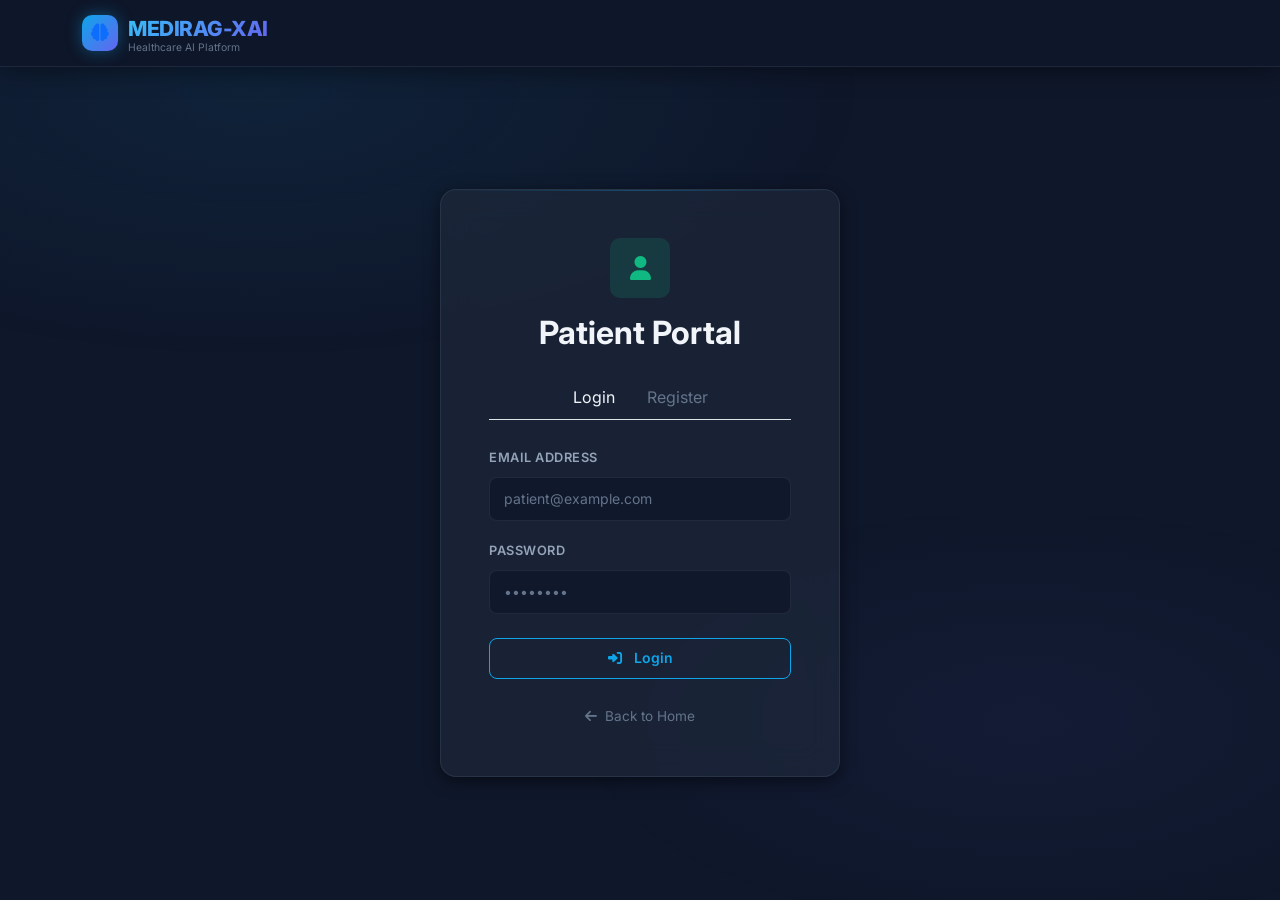
<file: frontend/patient-login.html>
<!DOCTYPE html>
<html lang="en">
<head>
  <meta charset="UTF-8"/>
  <meta name="viewport" content="width=device-width, initial-scale=1.0"/>
  <title>MEDIRAG-XAI | Patient Login</title>
  <link href="vendor/bootstrap.min.css" rel="stylesheet"/>
  <link href="vendor/font-awesome.min.css" rel="stylesheet"/>
  <link href="css/style.css" rel="stylesheet"/>
  <style>
    body {
      display: flex;
      flex-direction: column;
      min-height: 100vh;
    }
    .login-container {
      flex: 1;
      display: flex;
      align-items: center;
      justify-content: center;
      padding: 2rem;
    }
    .login-card {
      max-width: 400px;
      width: 100%;
    }
    .nav-tabs .nav-link {
      color: var(--text-muted);
      border: none;
      border-bottom: 2px solid transparent;
    }
    .nav-tabs .nav-link.active {
      background: transparent;
      color: var(--secondary-color); /* Green for patient */
      border-bottom: 2px solid var(--secondary-color);
    }
  </style>
</head>
<body>

<nav class="navbar navbar-expand-lg navbar-medirag">
  <div class="container">
    <a class="navbar-brand-logo" href="index.html">
      <div class="brand-icon"><i class="fas fa-brain"></i></div>
      <div>
        <span class="brand-text">MEDIRAG-XAI</span>
        <span class="brand-sub">Healthcare AI Platform</span>
      </div>
    </a>
  </div>
</nav>

<div class="login-container">
  <div class="card-glass login-card p-5">
    <div class="text-center mb-4">
      <div class="card-icon card-icon-green mx-auto mb-3" style="width:60px;height:60px;font-size:1.5rem;"><i class="fas fa-user"></i></div>
      <h2 style="font-weight:700">Patient Portal</h2>
    </div>

    <!-- Tabs -->
    <ul class="nav nav-tabs mb-4 justify-content-center" id="authTabs" role="tablist">
      <li class="nav-item" role="presentation">
        <button class="nav-link active" id="login-tab" data-bs-toggle="tab" data-bs-target="#login-panel" type="button" role="tab">Login</button>
      </li>
      <li class="nav-item" role="presentation">
        <button class="nav-link" id="register-tab" data-bs-toggle="tab" data-bs-target="#register-panel" type="button" role="tab">Register</button>
      </li>
    </ul>

    <div class="tab-content" id="authTabsContent">
      <!-- Login Form -->
      <div class="tab-pane fade show active" id="login-panel" role="tabpanel">
        <form id="patientLoginForm">
          <div class="mb-3">
            <label class="form-label-glass">Email Address</label>
            <input type="email" id="loginEmail" class="form-control-glass" style="width:100%" placeholder="patient@example.com" required>
          </div>
          <div class="mb-4">
            <label class="form-label-glass">Password</label>
            <input type="password" id="loginPassword" class="form-control-glass" style="width:100%" placeholder="••••••••" required>
          </div>
          <div id="loginError" class="text-danger mb-3" style="display:none;font-size:0.9rem"></div>
          <button type="submit" class="btn-outline-custom w-100 py-2">
            <i class="fas fa-sign-in-alt me-2"></i> Login
          </button>
        </form>
      </div>

      <!-- Register Form -->
      <div class="tab-pane fade" id="register-panel" role="tabpanel">
        <form id="patientRegisterForm">
          <div class="mb-3">
            <label class="form-label-glass">Full Name</label>
            <input type="text" id="registerName" class="form-control-glass" style="width:100%" placeholder="Jane Doe" required>
          </div>
          <div class="mb-3">
            <label class="form-label-glass">Email Address</label>
            <input type="email" id="registerEmail" class="form-control-glass" style="width:100%" placeholder="patient@example.com" required>
          </div>
          <div class="mb-4">
            <label class="form-label-glass">Password</label>
            <input type="password" id="registerPassword" class="form-control-glass" style="width:100%" placeholder="••••••••" required>
          </div>
          <div id="registerError" class="text-danger mb-3" style="display:none;font-size:0.9rem"></div>
          <div id="registerSuccess" class="text-success mb-3" style="display:none;font-size:0.9rem">Registration successful! Please login.</div>
          <button type="submit" class="btn-outline-custom w-100 py-2">
            <i class="fas fa-user-plus me-2"></i> Register
          </button>
        </form>
      </div>
    </div>

    <div class="text-center mt-4">
      <a href="index.html" style="color:var(--text-muted);font-size:0.85rem;text-decoration:none"><i class="fas fa-arrow-left me-1"></i> Back to Home</a>
    </div>
  </div>
</div>

<script src="vendor/bootstrap.bundle.min.js"></script>
<script src="js/config.js"></script>
<script src="js/app.js"></script>
<script>
  document.getElementById('patientLoginForm').addEventListener('submit', async (e) => {
    e.preventDefault();
    const email = document.getElementById('loginEmail').value;
    const password = document.getElementById('loginPassword').value;
    const errorDiv = document.getElementById('loginError');
    errorDiv.style.display = 'none';

    try {
      const data = await api.post('/api/login', { 
        role: 'patient', 
        email: email,
        password: password 
      });
      if (data.success) {
        localStorage.setItem('medirag_user', JSON.stringify(data.user));
        window.location.href = 'patient.html';
      } else {
        errorDiv.textContent = data.detail || 'Login failed';
        errorDiv.style.display = 'block';
      }
    } catch (err) {
      errorDiv.textContent = err.message || 'Server error. Please try again later.';
      errorDiv.style.display = 'block';
    }
  });

  document.getElementById('patientRegisterForm').addEventListener('submit', async (e) => {
    e.preventDefault();
    const name = document.getElementById('registerName').value;
    const email = document.getElementById('registerEmail').value;
    const password = document.getElementById('registerPassword').value;
    const errorDiv = document.getElementById('registerError');
    const successDiv = document.getElementById('registerSuccess');
    
    errorDiv.style.display = 'none';
    successDiv.style.display = 'none';

    try {
      const data = await api.post('/api/register', { 
        role: 'patient', 
        name: name,
        email: email,
        password: password 
      });
      if (data.success) {
        successDiv.style.display = 'block';
        document.getElementById('patientRegisterForm').reset();
      } else {
        errorDiv.textContent = data.detail || 'Registration failed';
        errorDiv.style.display = 'block';
      }
    } catch (err) {
      errorDiv.textContent = err.message || 'Server error. Please try again later.';
      errorDiv.style.display = 'block';
    }
  });
</script>
</body>
</html>
</file>
<file: frontend/css/style.css>
/* ====================================================================
   MEDIRAG-XAI — Global Stylesheet
   Dark Medical Theme + Glassmorphism + Animations
   ==================================================================== */

@import url('https://fonts.googleapis.com/css2?family=Inter:wght@300;400;500;600;700;800&family=JetBrains+Mono:wght@400;500&display=swap');

/* ── CSS Variables ─────────────────────────────────────────────────── */
:root {
  --bg-primary:    #0F172A;
  --bg-secondary:  #1E293B;
  --bg-card:       rgba(30, 41, 59, 0.7);
  --bg-glass:      rgba(15, 23, 42, 0.6);

  --primary:       #0EA5E9;
  --primary-dark:  #0284C7;
  --primary-light: #38BDF8;
  --accent:        #6366F1;
  --success:       #10B981;
  --warning:       #F59E0B;
  --danger:        #F43F5E;
  --danger-dark:   #BE123C;
  --info:          #06B6D4;

  --text-primary:   #F1F5F9;
  --text-secondary: #94A3B8;
  --text-muted:     #64748B;

  --border:        rgba(148, 163, 184, 0.12);
  --border-light:  rgba(148, 163, 184, 0.06);

  --shadow-sm:  0 1px 3px rgba(0,0,0,0.4);
  --shadow-md:  0 4px 16px rgba(0,0,0,0.5);
  --shadow-lg:  0 10px 40px rgba(0,0,0,0.6);
  --shadow-glow: 0 0 30px rgba(14, 165, 233, 0.2);

  --radius-sm: 8px;
  --radius-md: 12px;
  --radius-lg: 16px;
  --radius-xl: 24px;

  --transition: 0.25s cubic-bezier(0.4, 0, 0.2, 1);
  --font:       'Inter', system-ui, sans-serif;
  --font-mono:  'JetBrains Mono', monospace;
}

/* ── Reset & Base ──────────────────────────────────────────────────── */
*, *::before, *::after { box-sizing: border-box; margin: 0; padding: 0; }

html { scroll-behavior: smooth; }

body {
  font-family: var(--font);
  background: var(--bg-primary);
  color: var(--text-primary);
  min-height: 100vh;
  line-height: 1.6;
  overflow-x: hidden;
}

body::before {
  content: '';
  position: fixed;
  top: 0; left: 0;
  width: 100%; height: 100%;
  background:
    radial-gradient(ellipse 80% 50% at 20% 10%, rgba(14,165,233,0.08) 0%, transparent 60%),
    radial-gradient(ellipse 60% 40% at 80% 80%, rgba(99,102,241,0.06) 0%, transparent 60%);
  pointer-events: none;
  z-index: 0;
}

/* ── Scrollbar ─────────────────────────────────────────────────────── */
::-webkit-scrollbar { width: 6px; }
::-webkit-scrollbar-track { background: var(--bg-secondary); }
::-webkit-scrollbar-thumb { background: var(--text-muted); border-radius: 3px; }
::-webkit-scrollbar-thumb:hover { background: var(--primary); }

/* ── Navigation ────────────────────────────────────────────────────── */
.navbar-medirag {
  background: rgba(15, 23, 42, 0.95) !important;
  backdrop-filter: blur(20px);
  border-bottom: 1px solid var(--border);
  padding: 0.75rem 0;
  position: sticky;
  top: 0;
  z-index: 1000;
  box-shadow: 0 4px 24px rgba(0,0,0,0.4);
}

.navbar-brand-logo {
  display: flex;
  align-items: center;
  gap: 10px;
  text-decoration: none;
}

.brand-icon {
  width: 36px; height: 36px;
  background: linear-gradient(135deg, var(--primary), var(--accent));
  border-radius: 10px;
  display: flex; align-items: center; justify-content: center;
  font-size: 1.1rem;
  box-shadow: 0 0 16px rgba(14,165,233,0.4);
}

.brand-text {
  font-size: 1.3rem;
  font-weight: 800;
  background: linear-gradient(135deg, var(--primary-light), var(--accent));
  -webkit-background-clip: text;
  -webkit-text-fill-color: transparent;
  background-clip: text;
  letter-spacing: -0.5px;
}

.brand-sub {
  font-size: 0.65rem;
  color: var(--text-muted);
  display: block;
  font-weight: 400;
  line-height: 1;
  margin-top: -2px;
}

.nav-link-custom {
  color: var(--text-secondary) !important;
  font-weight: 500;
  font-size: 0.875rem;
  padding: 0.5rem 0.875rem !important;
  border-radius: var(--radius-sm);
  transition: var(--transition);
  position: relative;
}

.nav-link-custom:hover,
.nav-link-custom.active {
  color: var(--primary) !important;
  background: rgba(14, 165, 233, 0.1);
}

.nav-badge {
  background: linear-gradient(135deg, var(--danger), var(--danger-dark));
  color: #fff;
  font-size: 0.65rem;
  padding: 2px 6px;
  border-radius: 20px;
  font-weight: 600;
  margin-left: 4px;
}

/* ── Glass Cards ───────────────────────────────────────────────────── */
.card-glass {
  background: var(--bg-card);
  backdrop-filter: blur(16px);
  border: 1px solid var(--border);
  border-radius: var(--radius-lg);
  box-shadow: var(--shadow-md);
  transition: var(--transition);
  position: relative;
  overflow: hidden;
}

.card-glass::before {
  content: '';
  position: absolute;
  top: 0; left: 0; right: 0;
  height: 1px;
  background: linear-gradient(90deg, transparent, rgba(14,165,233,0.3), transparent);
}

.card-glass:hover {
  border-color: rgba(14, 165, 233, 0.2);
  box-shadow: var(--shadow-lg), 0 0 30px rgba(14,165,233,0.08);
  transform: translateY(-2px);
}

.card-header-glass {
  padding: 1.25rem 1.5rem;
  border-bottom: 1px solid var(--border-light);
  display: flex;
  align-items: center;
  gap: 0.75rem;
}

.card-icon {
  width: 38px; height: 38px;
  border-radius: 10px;
  display: flex; align-items: center; justify-content: center;
  font-size: 1rem;
  flex-shrink: 0;
}

.card-icon-blue  { background: rgba(14, 165, 233, 0.15); color: var(--primary); }
.card-icon-green { background: rgba(16, 185, 129, 0.15); color: var(--success); }
.card-icon-red   { background: rgba(244, 63, 94, 0.15);  color: var(--danger); }
.card-icon-amber { background: rgba(245, 158, 11, 0.15); color: var(--warning); }
.card-icon-purple{ background: rgba(99, 102, 241, 0.15); color: var(--accent); }
.card-icon-cyan  { background: rgba(6, 182, 212, 0.15);  color: var(--info); }

.card-title-glass {
  font-size: 0.95rem;
  font-weight: 600;
  color: var(--text-primary);
  margin: 0;
}

.card-subtitle-glass {
  font-size: 0.75rem;
  color: var(--text-muted);
  margin: 0;
}

/* ── Buttons ───────────────────────────────────────────────────────── */
.btn-primary-custom {
  background: linear-gradient(135deg, var(--primary), var(--primary-dark));
  color: #fff;
  border: none;
  border-radius: var(--radius-sm);
  padding: 0.625rem 1.25rem;
  font-weight: 600;
  font-size: 0.875rem;
  transition: var(--transition);
  box-shadow: 0 4px 12px rgba(14,165,233,0.3);
  cursor: pointer;
}

.btn-primary-custom:hover {
  transform: translateY(-2px);
  box-shadow: 0 6px 20px rgba(14,165,233,0.45);
  filter: brightness(1.1);
  color: #fff;
}

.btn-primary-custom:active { transform: translateY(0); }

.btn-primary-custom:disabled {
  opacity: 0.5;
  cursor: not-allowed;
  transform: none;
}

.btn-danger-custom {
  background: linear-gradient(135deg, var(--danger), var(--danger-dark));
  color: #fff;
  border: none;
  border-radius: var(--radius-sm);
  padding: 0.625rem 1.25rem;
  font-weight: 600;
  font-size: 0.875rem;
  transition: var(--transition);
  box-shadow: 0 4px 12px rgba(244,63,94,0.3);
  cursor: pointer;
}

.btn-outline-custom {
  background: transparent;
  color: var(--primary);
  border: 1px solid var(--primary);
  border-radius: var(--radius-sm);
  padding: 0.625rem 1.25rem;
  font-weight: 600;
  font-size: 0.875rem;
  transition: var(--transition);
  cursor: pointer;
}

.btn-outline-custom:hover {
  background: rgba(14, 165, 233, 0.1);
  color: var(--primary-light);
}

/* ── Form Controls ─────────────────────────────────────────────────── */
.form-control-glass {
  background: rgba(15, 23, 42, 0.8) !important;
  border: 1px solid var(--border) !important;
  border-radius: var(--radius-sm) !important;
  color: var(--text-primary) !important;
  font-size: 0.875rem;
  transition: var(--transition);
  padding: 0.625rem 0.875rem;
}

.form-control-glass::placeholder { color: var(--text-muted) !important; }

.form-control-glass:focus {
  border-color: var(--primary) !important;
  box-shadow: 0 0 0 3px rgba(14, 165, 233, 0.15) !important;
  outline: none;
  background: rgba(15, 23, 42, 0.95) !important;
}

.form-label-glass {
  color: var(--text-secondary);
  font-size: 0.8rem;
  font-weight: 600;
  text-transform: uppercase;
  letter-spacing: 0.5px;
  margin-bottom: 0.5rem;
}

/* ── Badges ────────────────────────────────────────────────────────── */
.badge-primary { background: rgba(14,165,233,0.2); color: var(--primary-light); border: 1px solid rgba(14,165,233,0.3); }
.badge-success { background: rgba(16,185,129,0.2); color: #6EE7B7; border: 1px solid rgba(16,185,129,0.3); }
.badge-danger  { background: rgba(244,63,94,0.2);  color: #FCA5A5; border: 1px solid rgba(244,63,94,0.3); }
.badge-warning { background: rgba(245,158,11,0.2); color: #FCD34D; border: 1px solid rgba(245,158,11,0.3); }
.badge-purple  { background: rgba(99,102,241,0.2); color: #A5B4FC; border: 1px solid rgba(99,102,241,0.3); }
.badge-cyan    { background: rgba(6,182,212,0.2);  color: #67E8F9; border: 1px solid rgba(6,182,212,0.3); }

.badge-pill {
  display: inline-flex;
  align-items: center;
  padding: 0.25rem 0.625rem;
  border-radius: 20px;
  font-size: 0.72rem;
  font-weight: 600;
}

/* ── Stat Cards ────────────────────────────────────────────────────── */
.stat-card {
  background: var(--bg-card);
  border: 1px solid var(--border);
  border-radius: var(--radius-lg);
  padding: 1.5rem;
  display: flex;
  align-items: center;
  gap: 1rem;
  transition: var(--transition);
  position: relative;
  overflow: hidden;
}

.stat-card::after {
  content: '';
  position: absolute;
  top: 0; right: 0;
  width: 80px; height: 80px;
  border-radius: 50%;
  opacity: 0.06;
}

.stat-card:hover { transform: translateY(-3px); box-shadow: var(--shadow-lg); }

.stat-icon {
  width: 52px; height: 52px;
  border-radius: var(--radius-md);
  display: flex; align-items: center; justify-content: center;
  font-size: 1.4rem;
  flex-shrink: 0;
}

.stat-value {
  font-size: 1.75rem;
  font-weight: 800;
  line-height: 1;
  background: linear-gradient(135deg, var(--text-primary), var(--text-secondary));
  -webkit-background-clip: text;
  -webkit-text-fill-color: transparent;
  background-clip: text;
}

.stat-label {
  font-size: 0.8rem;
  color: var(--text-muted);
  font-weight: 500;
  margin-top: 2px;
}

/* ── Alert Boxes ───────────────────────────────────────────────────── */
.alert-glass {
  border-radius: var(--radius-md);
  padding: 1rem 1.25rem;
  border: 1px solid;
  margin-bottom: 0.75rem;
  display: flex;
  gap: 0.75rem;
  align-items: flex-start;
}

.alert-critical {
  background: rgba(244, 63, 94, 0.08);
  border-color: rgba(244, 63, 94, 0.3);
  color: #FCA5A5;
}

.alert-warning-box {
  background: rgba(245, 158, 11, 0.08);
  border-color: rgba(245, 158, 11, 0.3);
  color: #FCD34D;
}

.alert-info-box {
  background: rgba(14, 165, 233, 0.08);
  border-color: rgba(14, 165, 233, 0.3);
  color: #7DD3FC;
}

.alert-success-box {
  background: rgba(16, 185, 129, 0.08);
  border-color: rgba(16, 185, 129, 0.3);
  color: #6EE7B7;
}

/* ── Loading Spinner ───────────────────────────────────────────────── */
.spinner-ring {
  width: 40px; height: 40px;
  border: 3px solid rgba(14,165,233,0.15);
  border-top-color: var(--primary);
  border-radius: 50%;
  animation: spin 0.7s linear infinite;
  margin: 0 auto;
}

@keyframes spin { to { transform: rotate(360deg); } }

.loading-overlay {
  position: absolute;
  inset: 0;
  background: rgba(15, 23, 42, 0.7);
  backdrop-filter: blur(4px);
  display: flex;
  align-items: center;
  justify-content: center;
  flex-direction: column;
  gap: 1rem;
  border-radius: inherit;
  z-index: 10;
}

.loading-text {
  color: var(--text-muted);
  font-size: 0.85rem;
}

/* ── Progress Bars ─────────────────────────────────────────────────── */
.progress-glass {
  height: 8px;
  background: rgba(148, 163, 184, 0.1);
  border-radius: 4px;
  overflow: hidden;
}

.progress-fill {
  height: 100%;
  border-radius: 4px;
  transition: width 1s cubic-bezier(0.4, 0, 0.2, 1);
}

.progress-blue   { background: linear-gradient(90deg, var(--primary), var(--accent)); }
.progress-green  { background: linear-gradient(90deg, var(--success), #059669); }
.progress-red    { background: linear-gradient(90deg, var(--danger), var(--danger-dark)); }
.progress-amber  { background: linear-gradient(90deg, var(--warning), #D97706); }

/* ── Section Headers ───────────────────────────────────────────────── */
.section-header {
  margin-bottom: 2rem;
}

.section-badge {
  display: inline-flex;
  align-items: center;
  gap: 0.5rem;
  background: rgba(14, 165, 233, 0.1);
  border: 1px solid rgba(14, 165, 233, 0.2);
  border-radius: 20px;
  padding: 0.375rem 0.875rem;
  font-size: 0.75rem;
  font-weight: 600;
  color: var(--primary);
  margin-bottom: 0.75rem;
  text-transform: uppercase;
  letter-spacing: 1px;
}

.section-title {
  font-size: 1.75rem;
  font-weight: 800;
  color: var(--text-primary);
  letter-spacing: -0.5px;
}

.section-subtitle {
  color: var(--text-muted);
  font-size: 0.9rem;
  margin-top: 0.5rem;
}

/* ── Page Layout ───────────────────────────────────────────────────── */
.page-wrapper {
  min-height: calc(100vh - 70px);
  padding: 2rem 0;
  position: relative;
  z-index: 1;
}

/* ── Toast Notifications ───────────────────────────────────────────── */
.toast-container-custom {
  position: fixed;
  bottom: 1.5rem;
  right: 1.5rem;
  z-index: 9999;
  display: flex;
  flex-direction: column;
  gap: 0.75rem;
}

.toast-custom {
  background: var(--bg-secondary);
  border: 1px solid var(--border);
  border-radius: var(--radius-md);
  padding: 1rem 1.25rem;
  min-width: 300px;
  box-shadow: var(--shadow-lg);
  animation: slideIn 0.3s cubic-bezier(0.4,0,0.2,1);
  display: flex;
  align-items: flex-start;
  gap: 0.75rem;
}

@keyframes slideIn {
  from { opacity: 0; transform: translateX(100%); }
  to   { opacity: 1; transform: translateX(0); }
}

.toast-custom.toast-success { border-left: 3px solid var(--success); }
.toast-custom.toast-error   { border-left: 3px solid var(--danger); }
.toast-custom.toast-warning { border-left: 3px solid var(--warning); }
.toast-custom.toast-info    { border-left: 3px solid var(--primary); }

/* ── Hero Section (Landing Page) ───────────────────────────────────── */
.hero-section {
  padding: 5rem 0 4rem;
  position: relative;
  overflow: hidden;
}

.hero-badge {
  display: inline-flex;
  align-items: center;
  gap: 0.5rem;
  background: rgba(14, 165, 233, 0.1);
  border: 1px solid rgba(14, 165, 233, 0.25);
  border-radius: 20px;
  padding: 0.4rem 1rem;
  font-size: 0.78rem;
  font-weight: 600;
  color: var(--primary-light);
  margin-bottom: 1.5rem;
  letter-spacing: 0.5px;
}

.hero-title {
  font-size: clamp(2.5rem, 5vw, 4rem);
  font-weight: 900;
  line-height: 1.1;
  letter-spacing: -1.5px;
  margin-bottom: 1.25rem;
}

.gradient-text {
  background: linear-gradient(135deg, var(--primary-light) 0%, var(--accent) 50%, var(--primary) 100%);
  -webkit-background-clip: text;
  -webkit-text-fill-color: transparent;
  background-clip: text;
}

.hero-description {
  font-size: 1.1rem;
  color: var(--text-secondary);
  line-height: 1.7;
  max-width: 540px;
}

.hero-actions {
  display: flex;
  gap: 1rem;
  margin-top: 2rem;
  flex-wrap: wrap;
}

.btn-hero-primary {
  background: linear-gradient(135deg, var(--primary), var(--primary-dark));
  color: #fff;
  padding: 0.875rem 2rem;
  border-radius: var(--radius-md);
  font-weight: 700;
  font-size: 0.95rem;
  border: none;
  cursor: pointer;
  transition: var(--transition);
  text-decoration: none;
  display: inline-flex;
  align-items: center;
  gap: 0.5rem;
  box-shadow: 0 4px 20px rgba(14,165,233,0.35);
}

.btn-hero-primary:hover {
  transform: translateY(-3px);
  box-shadow: 0 8px 30px rgba(14,165,233,0.5);
  color: #fff;
}

.btn-hero-outline {
  background: transparent;
  color: var(--text-primary);
  padding: 0.875rem 2rem;
  border-radius: var(--radius-md);
  font-weight: 600;
  font-size: 0.95rem;
  border: 1px solid var(--border);
  cursor: pointer;
  transition: var(--transition);
  text-decoration: none;
  display: inline-flex;
  align-items: center;
  gap: 0.5rem;
}

.btn-hero-outline:hover {
  border-color: var(--primary);
  color: var(--primary);
  background: rgba(14, 165, 233, 0.05);
}

/* ── Feature Cards ─────────────────────────────────────────────────── */
.feature-card {
  background: var(--bg-card);
  border: 1px solid var(--border);
  border-radius: var(--radius-lg);
  padding: 1.75rem;
  transition: var(--transition);
  position: relative;
  overflow: hidden;
  height: 100%;
}

.feature-card::after {
  content: '';
  position: absolute;
  top: 0; left: 0; right: 0;
  height: 2px;
  background: linear-gradient(90deg, var(--primary), var(--accent));
  opacity: 0;
  transition: var(--transition);
}

.feature-card:hover {
  transform: translateY(-5px);
  border-color: rgba(14, 165, 233, 0.2);
  box-shadow: var(--shadow-lg), var(--shadow-glow);
}

.feature-card:hover::after { opacity: 1; }

.feature-icon {
  width: 56px; height: 56px;
  border-radius: var(--radius-md);
  display: flex; align-items: center; justify-content: center;
  font-size: 1.5rem;
  margin-bottom: 1.25rem;
}

.feature-title {
  font-size: 1.05rem;
  font-weight: 700;
  margin-bottom: 0.5rem;
  color: var(--text-primary);
}

.feature-desc {
  font-size: 0.85rem;
  color: var(--text-muted);
  line-height: 1.6;
}

/* ── Footer ────────────────────────────────────────────────────────── */
.footer-glass {
  background: rgba(15, 23, 42, 0.8);
  border-top: 1px solid var(--border);
  padding: 1.5rem 0;
  color: var(--text-muted);
  font-size: 0.8rem;
}

/* ── Symptom Checkbox Grid ─────────────────────────────────────────── */
.symptom-grid {
  display: grid;
  grid-template-columns: repeat(auto-fill, minmax(180px, 1fr));
  gap: 0.5rem;
  max-height: 320px;
  overflow-y: auto;
  padding: 0.25rem;
}

.symptom-item {
  display: flex;
  align-items: center;
  gap: 0.5rem;
  padding: 0.5rem 0.75rem;
  border-radius: var(--radius-sm);
  border: 1px solid var(--border-light);
  background: rgba(15, 23, 42, 0.4);
  cursor: pointer;
  transition: var(--transition);
  user-select: none;
  font-size: 0.8rem;
}

.symptom-item:hover {
  border-color: rgba(14,165,233,0.3);
  background: rgba(14,165,233,0.05);
}

.symptom-item input[type="checkbox"] { display: none; }

.symptom-item.selected {
  border-color: var(--primary);
  background: rgba(14,165,233,0.12);
  color: var(--primary-light);
}

.symptom-check {
  width: 16px; height: 16px;
  border-radius: 4px;
  border: 1.5px solid var(--text-muted);
  display: flex; align-items: center; justify-content: center;
  flex-shrink: 0;
  transition: var(--transition);
}

.symptom-item.selected .symptom-check {
  background: var(--primary);
  border-color: var(--primary);
  color: #fff;
  font-size: 0.7rem;
}

/* ── Prediction Cards ──────────────────────────────────────────────── */
.prediction-rank {
  width: 28px; height: 28px;
  border-radius: 50%;
  display: flex; align-items: center; justify-content: center;
  font-size: 0.8rem;
  font-weight: 700;
  flex-shrink: 0;
}

.rank-1 { background: linear-gradient(135deg, #FFD700, #FFA500); color: #000; }
.rank-2 { background: linear-gradient(135deg, #C0C0C0, #A8A8A8); color: #000; }
.rank-3 { background: linear-gradient(135deg, #CD7F32, #A0522D); color: #fff; }

/* ── Severity Badges ───────────────────────────────────────────────── */
.severity-critical { background: rgba(244,63,94,0.2);  color: #FCA5A5; border: 1px solid rgba(244,63,94,0.4); }
.severity-high     { background: rgba(245,158,11,0.2); color: #FCD34D; border: 1px solid rgba(245,158,11,0.4); }
.severity-moderate { background: rgba(14,165,233,0.2); color: #7DD3FC; border: 1px solid rgba(14,165,233,0.4); }
.severity-low      { background: rgba(16,185,129,0.2); color: #6EE7B7; border: 1px solid rgba(16,185,129,0.4); }

/* ── Chat Interface ────────────────────────────────────────────────── */
.chat-window {
  height: 450px;
  overflow-y: auto;
  padding: 1.25rem;
  display: flex;
  flex-direction: column;
  gap: 1rem;
}

.chat-bubble {
  max-width: 78%;
  padding: 0.875rem 1.125rem;
  border-radius: var(--radius-lg);
  font-size: 0.875rem;
  line-height: 1.6;
  animation: bubbleIn 0.3s cubic-bezier(0.4,0,0.2,1);
}

@keyframes bubbleIn {
  from { opacity: 0; transform: translateY(10px); }
  to   { opacity: 1; transform: translateY(0); }
}

.chat-bubble.user {
  margin-left: auto;
  background: linear-gradient(135deg, var(--primary), var(--primary-dark));
  color: #fff;
  border-bottom-right-radius: 4px;
}

.chat-bubble.bot {
  background: var(--bg-secondary);
  border: 1px solid var(--border);
  color: var(--text-primary);
  border-bottom-left-radius: 4px;
}

.chat-bubble.bot .source-tag {
  display: inline-flex;
  align-items: center;
  gap: 0.3rem;
  font-size: 0.7rem;
  color: var(--primary);
  background: rgba(14,165,233,0.1);
  border: 1px solid rgba(14,165,233,0.2);
  border-radius: 10px;
  padding: 0.15rem 0.5rem;
  margin-top: 0.5rem;
  margin-right: 0.25rem;
}

.typing-indicator {
  display: flex;
  gap: 5px;
  padding: 0.875rem 1.125rem;
  background: var(--bg-secondary);
  border: 1px solid var(--border);
  border-radius: var(--radius-lg);
  border-bottom-left-radius: 4px;
  width: fit-content;
}

.typing-dot {
  width: 8px; height: 8px;
  background: var(--text-muted);
  border-radius: 50%;
  animation: bounce 1.2s infinite;
}

.typing-dot:nth-child(2) { animation-delay: 0.2s; }
.typing-dot:nth-child(3) { animation-delay: 0.4s; }

@keyframes bounce {
  0%, 100% { transform: translateY(0); opacity: 0.5; }
  50%       { transform: translateY(-6px); opacity: 1; }
}

.chat-input-area {
  display: flex;
  gap: 0.75rem;
  padding: 1rem 1.25rem;
  border-top: 1px solid var(--border-light);
}

/* ── Source Citation Box ───────────────────────────────────────────── */
.source-citation {
  background: rgba(14, 165, 233, 0.05);
  border: 1px solid rgba(14, 165, 233, 0.15);
  border-radius: var(--radius-sm);
  padding: 0.625rem 0.875rem;
  font-size: 0.78rem;
  color: var(--text-secondary);
  margin-top: 0.5rem;
}

.source-citation strong { color: var(--primary-light); }

/* ── Upload Zone ───────────────────────────────────────────────────── */
.upload-zone {
  border: 2px dashed var(--border);
  border-radius: var(--radius-lg);
  padding: 2.5rem;
  text-align: center;
  transition: var(--transition);
  cursor: pointer;
  background: rgba(15, 23, 42, 0.3);
}

.upload-zone:hover,
.upload-zone.drag-over {
  border-color: var(--primary);
  background: rgba(14, 165, 233, 0.05);
}

/* ── Lab Value Table ───────────────────────────────────────────────── */
.lab-table {
  width: 100%;
  border-collapse: collapse;
}

.lab-table th {
  text-align: left;
  padding: 0.625rem 0.875rem;
  font-size: 0.75rem;
  font-weight: 600;
  color: var(--text-muted);
  text-transform: uppercase;
  letter-spacing: 0.5px;
  border-bottom: 1px solid var(--border);
}

.lab-table td {
  padding: 0.75rem 0.875rem;
  font-size: 0.85rem;
  border-bottom: 1px solid var(--border-light);
  color: var(--text-primary);
}

.lab-table tr:last-child td { border-bottom: none; }
.lab-table tr:hover td { background: rgba(148, 163, 184, 0.03); }

/* ── Suggested Questions ───────────────────────────────────────────── */
.suggested-q-btn {
  background: rgba(15, 23, 42, 0.6);
  border: 1px solid var(--border);
  border-radius: var(--radius-sm);
  padding: 0.5rem 0.875rem;
  font-size: 0.8rem;
  color: var(--text-secondary);
  cursor: pointer;
  transition: var(--transition);
  text-align: left;
  width: 100%;
  margin-bottom: 0.5rem;
}

.suggested-q-btn:hover {
  border-color: var(--primary);
  color: var(--primary-light);
  background: rgba(14, 165, 233, 0.08);
}

/* ── Responsive ────────────────────────────────────────────────────── */
@media (max-width: 768px) {
  .hero-title    { font-size: 2.2rem; }
  .hero-actions  { flex-direction: column; }
  .stat-value    { font-size: 1.4rem; }
  .symptom-grid  { grid-template-columns: repeat(2, 1fr); }
  .chat-bubble   { max-width: 92%; }
}

/* ── Animations ────────────────────────────────────────────────────── */
.fade-in {
  animation: fadeIn 0.5s ease forwards;
}

@keyframes fadeIn {
  from { opacity: 0; transform: translateY(15px); }
  to   { opacity: 1; transform: translateY(0); }
}

.slide-up {
  animation: slideUp 0.4s cubic-bezier(0.4,0,0.2,1) forwards;
}

@keyframes slideUp {
  from { opacity: 0; transform: translateY(30px); }
  to   { opacity: 1; transform: translateY(0); }
}

/* ── Entity Tags (NER) ─────────────────────────────────────────────── */
.entity-tag {
  display: inline-flex;
  align-items: center;
  gap: 0.35rem;
  padding: 0.25rem 0.6rem;
  border-radius: 12px;
  font-size: 0.75rem;
  font-weight: 600;
  margin: 0.2rem;
}

.entity-disease  { background: rgba(244,63,94,0.15);  color: #FCA5A5; border: 1px solid rgba(244,63,94,0.3); }
.entity-drug     { background: rgba(16,185,129,0.15); color: #6EE7B7; border: 1px solid rgba(16,185,129,0.3); }
.entity-symptom  { background: rgba(245,158,11,0.15); color: #FCD34D; border: 1px solid rgba(245,158,11,0.3); }
.entity-history  { background: rgba(99,102,241,0.15); color: #A5B4FC; border: 1px solid rgba(99,102,241,0.3); }
.entity-lab      { background: rgba(6,182,212,0.15);  color: #67E8F9; border: 1px solid rgba(6,182,212,0.3); }

/* ── ICD Code ──────────────────────────────────────────────────────── */
.icd-code {
  font-family: var(--font-mono);
  font-size: 0.72rem;
  color: var(--text-muted);
  background: rgba(148, 163, 184, 0.08);
  border-radius: 4px;
  padding: 1px 6px;
}

/* ── Divider ───────────────────────────────────────────────────────── */
.divider {
  height: 1px;
  background: var(--border);
  margin: 1rem 0;
}

/* ── Section padding ───────────────────────────────────────────────── */
section { padding: 4rem 0; }
</file>
